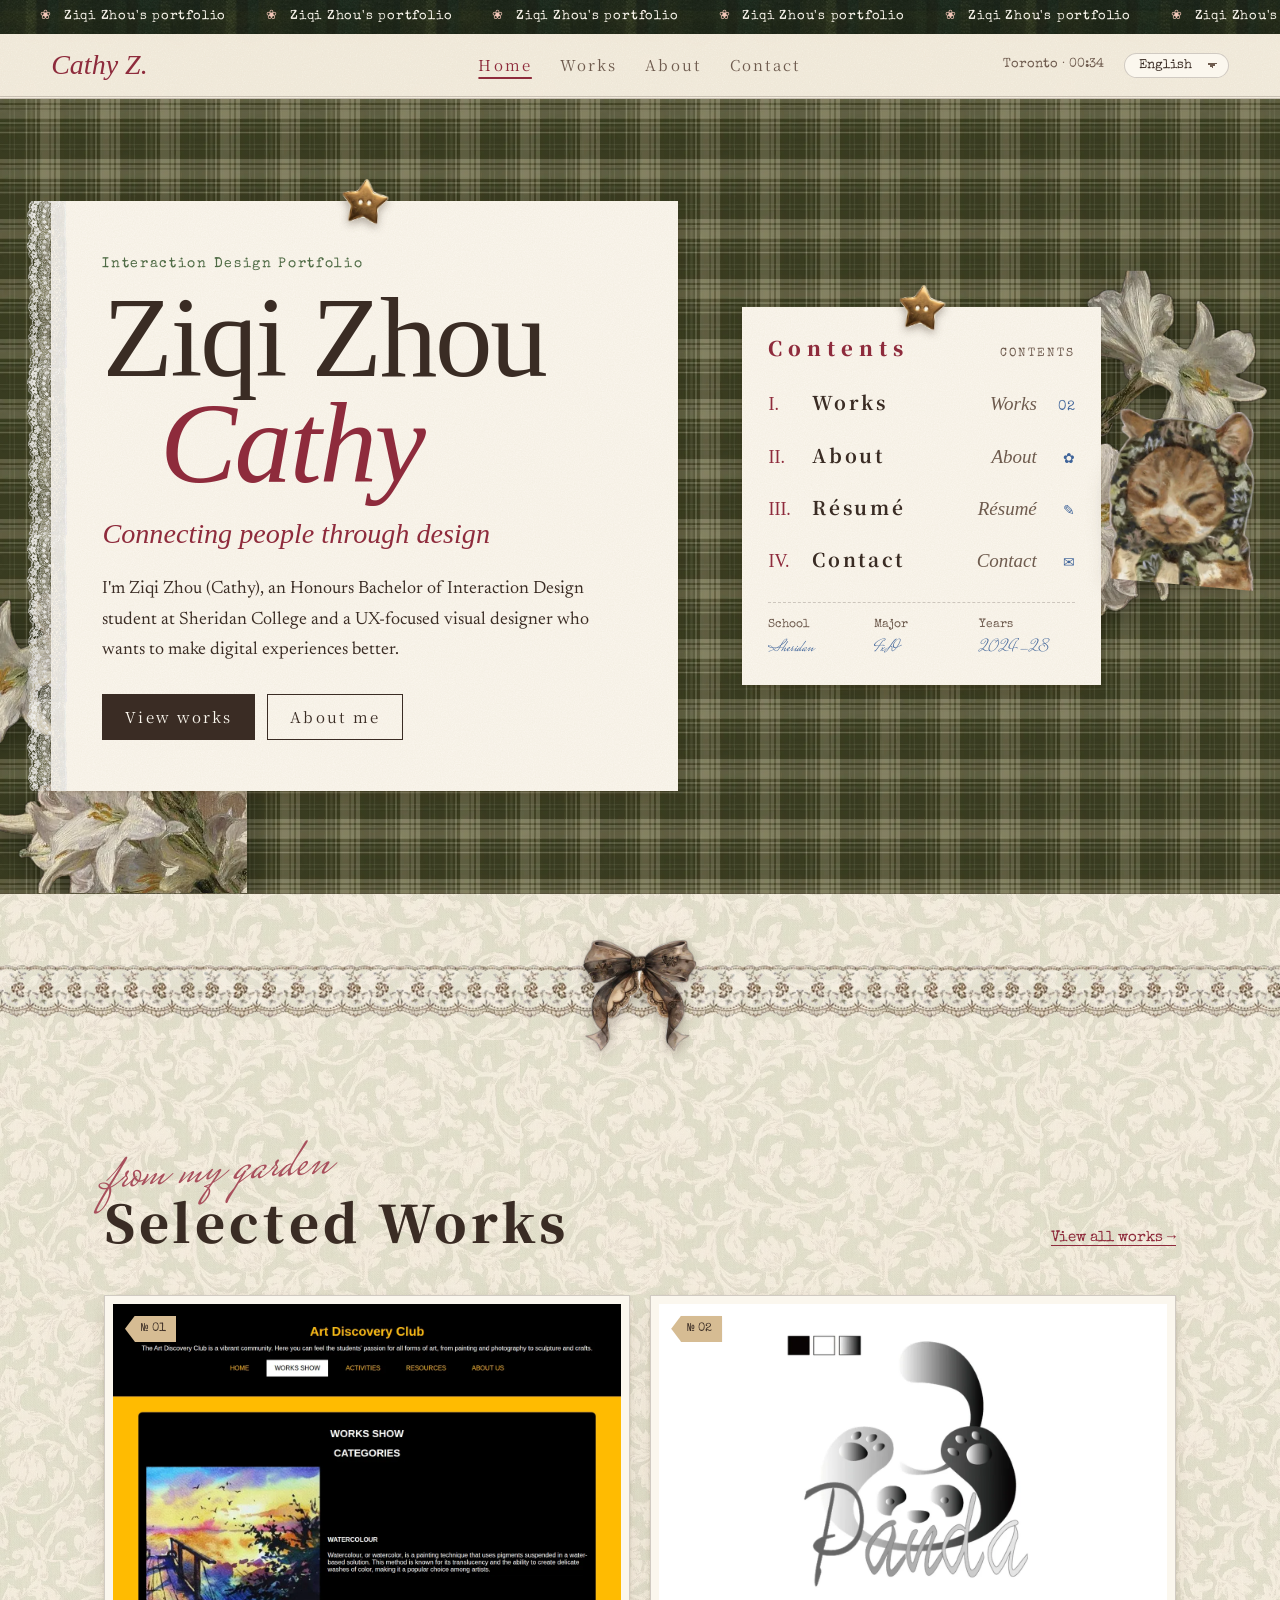
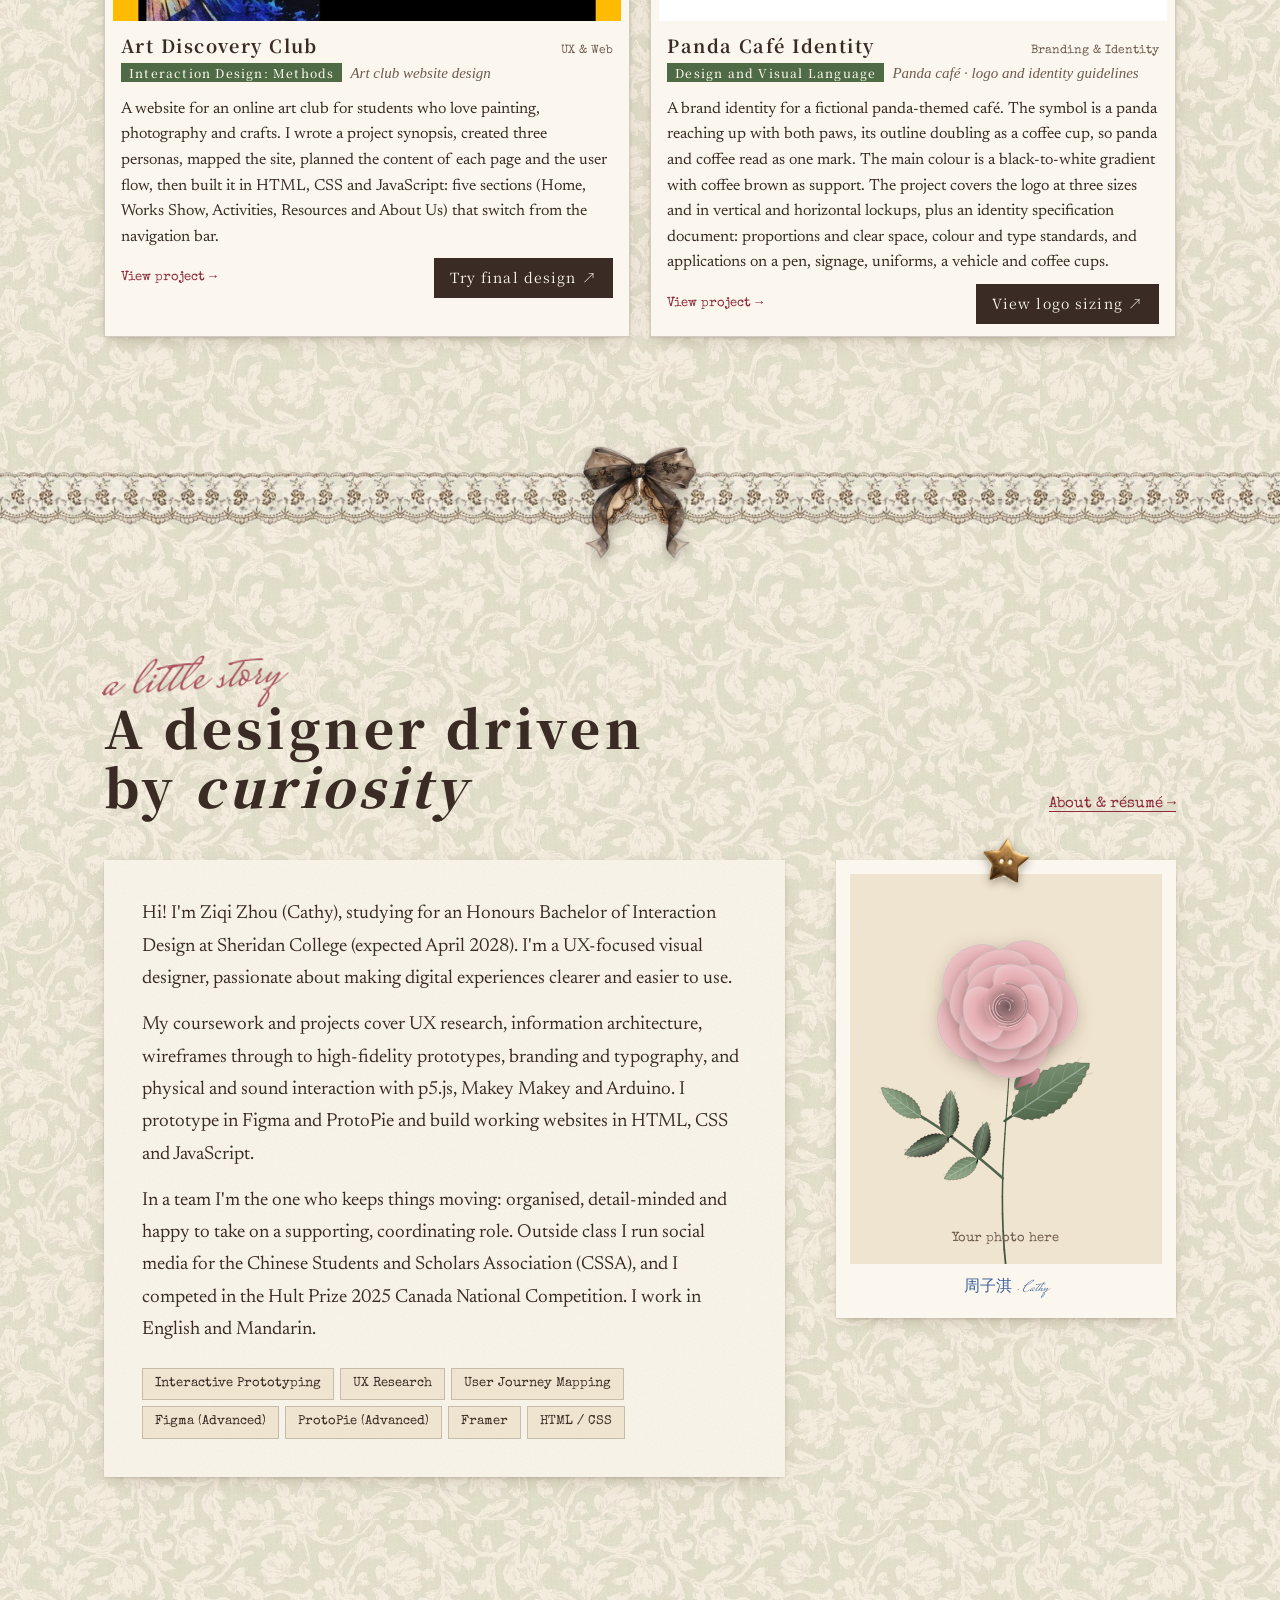
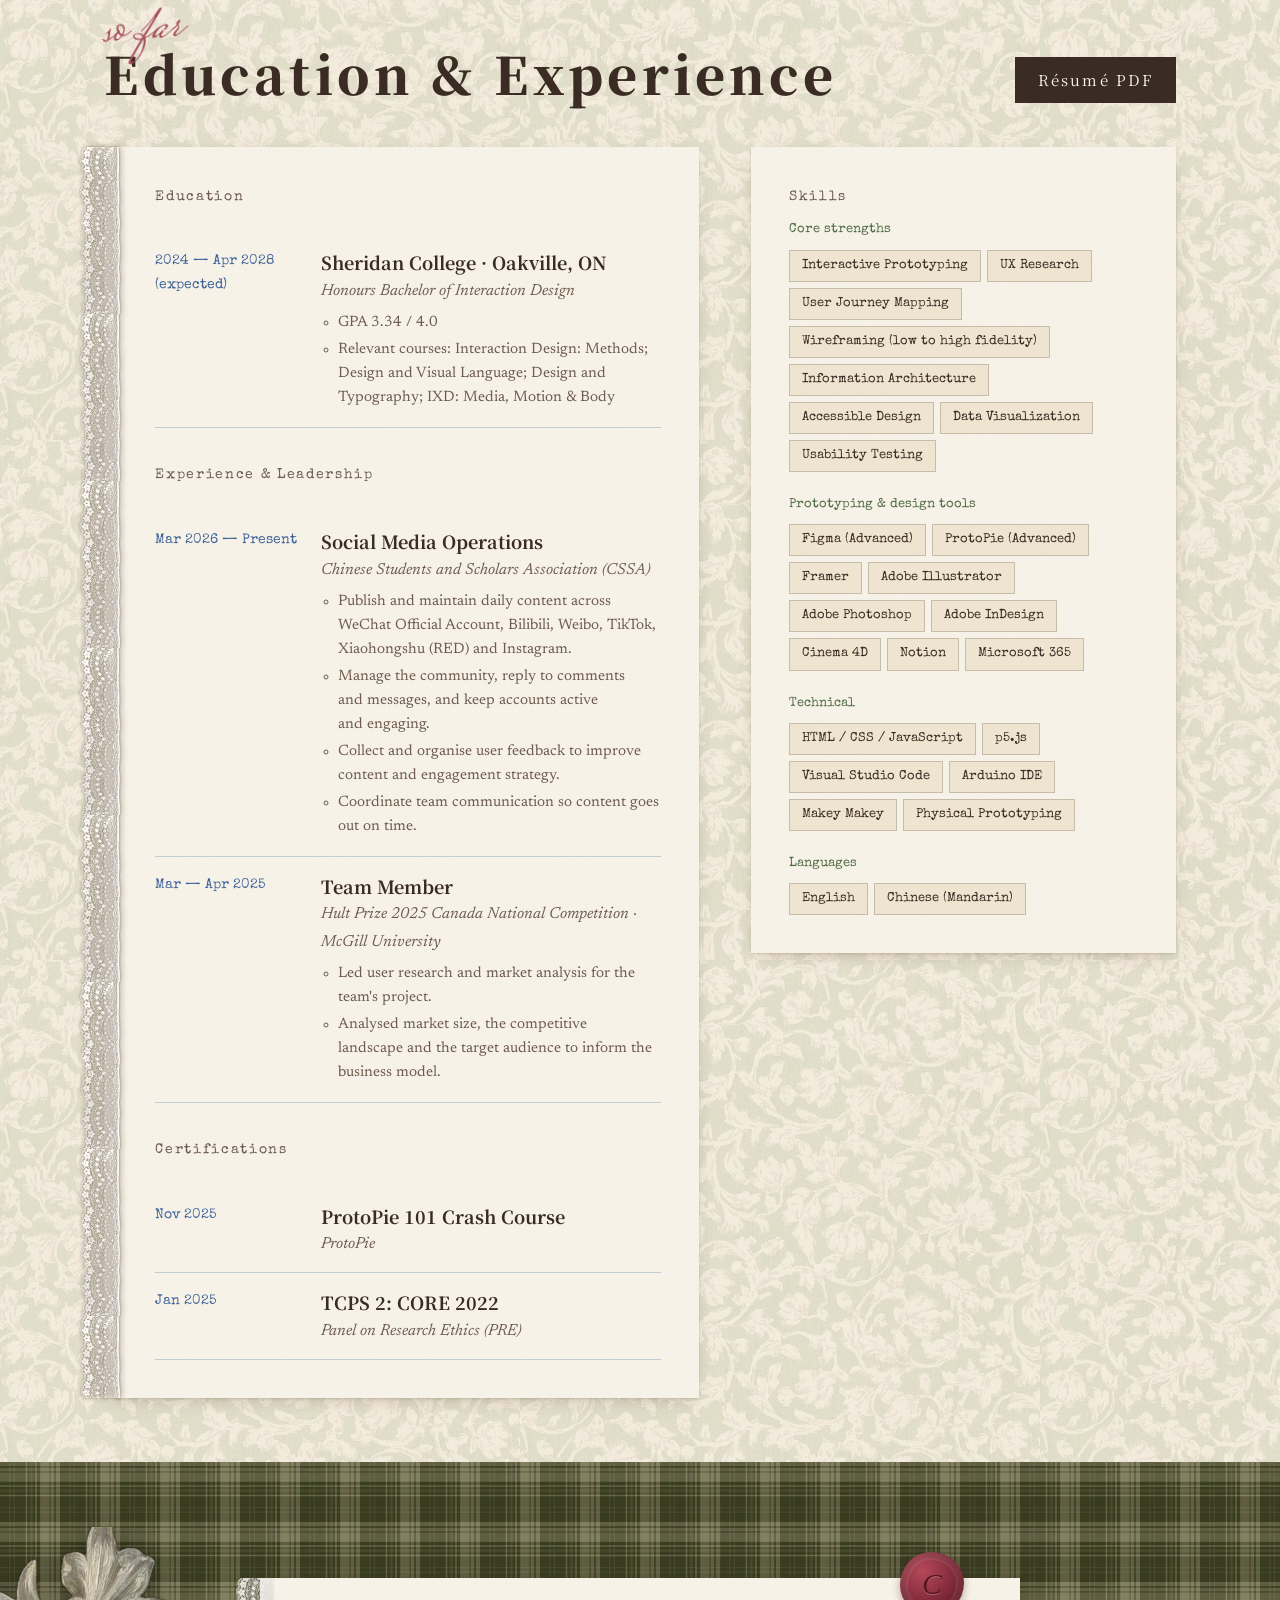
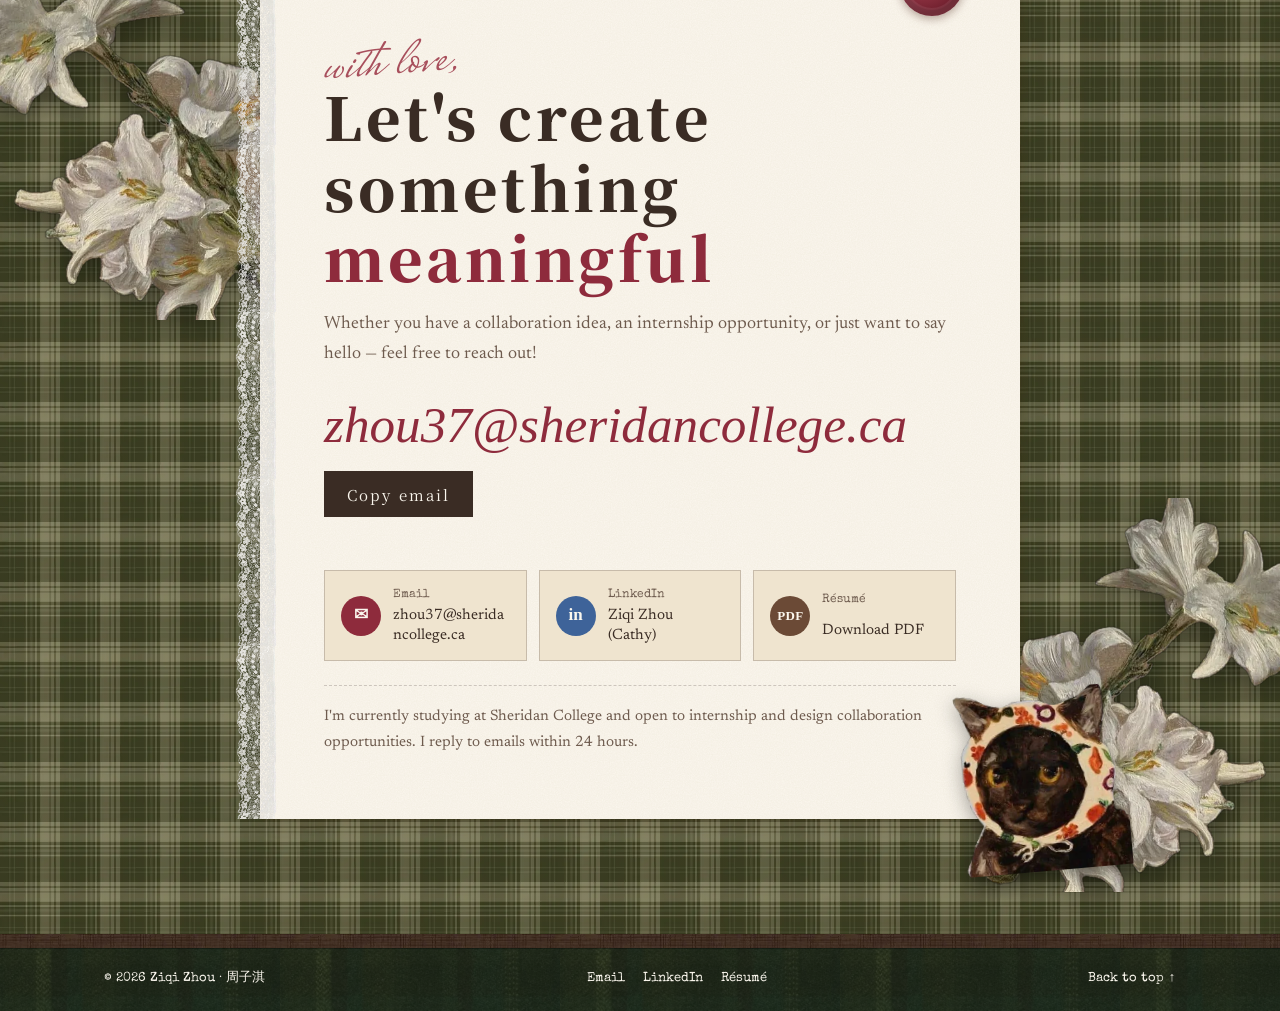
<file: index.html>
<!DOCTYPE html>
<html lang="zh-CN">
<head>
<meta charset="utf-8">
<meta name="viewport" content="width=device-width, initial-scale=1, viewport-fit=cover">
<title>Ziqi Zhou · Cathy · Portfolio</title>
<meta name="description" content="Ziqi Zhou (Cathy) · Interaction Design · Sheridan College">
<link rel="preconnect" href="https://fonts.googleapis.com">
<link rel="preconnect" href="https://fonts.gstatic.com" crossorigin>
<link rel="stylesheet" href="https://fonts.googleapis.com/css2?family=IM+Fell+English:ital@0;1&family=Newsreader:ital,opsz,wght@0,6..72,200..800;1,6..72,200..800&family=Special+Elite&family=Mrs+Saint+Delafield&family=Homemade+Apple&family=Noto+Serif+SC:wght@200..900&display=swap">
<link rel="stylesheet" href="css/style.css">
</head>
<body>

<a class="skip" href="#main" data-i18n="skip">跳到正文</a>

<!-- 顶部丝带 -->
<div class="ticker" aria-hidden="true"><div class="ticker__track" id="ticker"></div></div>

<!-- 导航：每一项都是独立页面 -->
<header class="nav">
  <div class="wrap nav__inner">
    <a class="nav__mark" href="#home" id="monogram">Cathy Z.</a>
    <nav class="nav__links" aria-label="Main">
      <a href="#home" data-page="home" data-i18n="navHome">首页</a>
      <a href="#works" data-page="works" data-i18n="navWorks">作品集</a>
      <a href="#about" data-page="about" data-i18n="navAbout">关于我</a>
      <a href="#contact" data-page="contact" data-i18n="navContact">联系</a>
    </nav>
    <div class="nav__right">
    <div class="nav__clock"><span id="clockCity">Toronto</span> · <span id="clock">--:--</span></div>
    <label class="lang">
      <span class="sr" data-i18n="language">语言</span>
      <select id="langSelect">
        <option value="zh">简体中文</option>
        <option value="zht">繁體中文</option>
        <option value="en">English</option>
        <option value="ja">日本語</option>
        <option value="fr">Français</option>
        <option value="ko">한국어</option>
      </select>
    </label>
    </div>
  </div>
</header>

<main id="main" tabindex="-1">

  <!-- ================= 首页：一页看完所有内容 ================= -->
  <div class="page" data-page="home">
    <section class="hero">
      <div class="hero__decor" aria-hidden="true">
        <img class="deco deco--lilies-l" src="images/bg/lilies-paint.webp" alt="" width="520" height="615">
        <img class="deco deco--lilies-r" src="images/bg/lilies-paint-flip.webp" alt="" width="520" height="615">
        <img class="deco deco--cat" src="images/bg/cat-flowers.webp" alt="" width="420" height="484">
      </div>
      <div class="wrap hero__grid">
        <div class="hero__card paper-card">
          <img class="pin pin--top" src="images/bg/button-star.webp" alt="" aria-hidden="true" width="140" height="135">
          <p class="eyebrow" id="heroTag"></p>
          <h1 class="hero__name" id="heroName"><span>Ziqi Zhou</span><span>Cathy</span></h1>
          <p class="hero__tagline" id="heroTagline"></p>
          <p class="hero__intro" id="heroBio"></p>
          <div class="hero__cta">
            <a class="btn btn--ink" href="#works" data-i18n="ctaWorks">查看作品集</a>
            <a class="btn btn--line" href="#about" data-i18n="ctaAbout">了解我</a>
          </div>
        </div>

        <!-- 目录卡（纯色） -->
        <nav class="index-card" aria-label="Contents">
          <img class="pin pin--top" src="images/bg/button-star.webp" alt="" aria-hidden="true" width="140" height="135">
          <div class="index-card__head">
            <span data-i18n="contents">目 录</span><span class="type">CONTENTS</span>
          </div>
          <ol class="index-card__list">
            <li><a href="#works"><b>I.</b><span data-i18n="navWorks">作品集</span><em>Works</em><i id="dirCount"></i></a></li>
            <li><a href="#about"><b>II.</b><span data-i18n="navAbout">关于我</span><em>About</em><i aria-hidden="true">✿</i></a></li>
            <li><a href="#resume"><b>III.</b><span data-i18n="navResume">简历</span><em>Résumé</em><i aria-hidden="true">✎</i></a></li>
            <li><a href="#contact"><b>IV.</b><span data-i18n="navContact">联系</span><em>Contact</em><i aria-hidden="true">✉</i></a></li>
          </ol>
          <dl class="index-card__facts" id="facts"></dl>
        </nav>
      </div>
    </section>
    <div class="lace-divider" aria-hidden="true"><img src="images/bg/bow.webp" alt="" width="280" height="274"></div>

    <!-- 精选作品 -->
    <section class="section" aria-labelledby="homeWorksTitle">
      <div class="wrap">
        <div class="section__head">
          <div>
            <p class="section__script" aria-hidden="true">from my garden</p>
            <h2 class="section__title" id="homeWorksTitle" data-i18n="worksTitle">精选作品</h2>
          </div>
          <a class="more-link" href="#works" data-i18n="viewAll">查看全部作品 →</a>
        </div>
        <div class="works" id="homeGrid"></div>
      </div>
    </section>
    <div class="lace-divider" aria-hidden="true"><img src="images/bg/bow.webp" alt="" width="280" height="274"></div>

    <!-- 关于我 -->
    <section class="section" aria-labelledby="homeAboutTitle">
      <div class="wrap">
        <div class="section__head">
          <div>
            <p class="section__script" aria-hidden="true">a little story</p>
            <h2 class="section__title js-about-heading" id="homeAboutTitle"></h2>
          </div>
          <a class="more-link" href="#about" data-i18n="aboutMore">关于我 & 简历 →</a>
        </div>
        <div class="about">
          <div class="paper-box about__text">
            <div class="js-about-paras"></div>
            <ul class="chips js-about-chips"></ul>
          </div>
          <figure class="photo-frame">
            <img class="pin pin--top" src="images/bg/button-star.webp" alt="" aria-hidden="true" width="140" height="135">
            <div class="photo-frame__img js-photo"></div>
            <figcaption class="js-photo-cap">周子淇 · Cathy</figcaption>
          </figure>
        </div>
      </div>
    </section>

    <!-- 简历 -->
    <section class="section" aria-labelledby="homeResumeTitle">
      <div class="wrap">
        <div class="section__head">
          <div>
            <p class="section__script" aria-hidden="true">so far</p>
            <h2 class="section__title" id="homeResumeTitle" data-i18n="resumeTitle">教育与经历</h2>
          </div>
          <a class="btn btn--ink resume-link" href="#" target="_blank" rel="noopener" data-i18n="resumeDownload">下载简历</a>
        </div>
        <div class="resume">
          <div class="ledger">
            <h3 class="subhead" data-i18n="education">教育背景</h3>
            <ol class="timeline js-edu"></ol>
            <h3 class="subhead subhead--gap" data-i18n="experience">实习 / 项目经历</h3>
            <ol class="timeline js-exp"></ol>
            <h3 class="subhead subhead--gap" data-i18n="certifications">证书与认证</h3>
            <ol class="timeline js-certs"></ol>
          </div>
          <div class="paper-box skills">
            <h3 class="subhead" data-i18n="skills">专业技能</h3>
            <div class="js-skills"></div>
          </div>
        </div>
      </div>
    </section>

    <!-- 联系 -->
    <section class="contact">
      <img class="contact__lilies contact__lilies--l" src="images/bg/lilies-paint.webp" alt="" aria-hidden="true" width="520" height="615">
      <img class="contact__lilies contact__lilies--r" src="images/bg/lilies-paint-flip.webp" alt="" aria-hidden="true" width="520" height="615">
      <img class="contact__cat" src="images/bg/cat-black.webp" alt="" aria-hidden="true" width="300" height="328">
      <div class="wrap">
        <div class="letter">
          <span class="seal js-seal" aria-hidden="true">C</span>
          <p class="section__script" aria-hidden="true">with love,</p>
          <h2 class="letter__title js-contact-heading"></h2>
          <p class="letter__sub js-contact-sub"></p>
          <div class="letter__row">
            <span class="letter__email js-email"></span>
            <button class="btn btn--ink js-copy" type="button" data-i18n="copy">复制邮箱</button>
          </div>
          <p class="toast js-toast" role="status" aria-live="polite"></p>
          <ul class="contact-cards js-contact-cards"></ul>
          <p class="letter__note js-contact-note"></p>
        </div>
      </div>
    </section>
  </div>

  <!-- ================= 作品集 ================= -->
  <div class="page" data-page="works" hidden>
    <header class="page-head">
      <img class="page-head__cat" src="images/bg/cat-flowers.webp" alt="" aria-hidden="true" width="420" height="484">
      <img class="page-head__lilies" src="images/bg/lilies-paint-flip.webp" alt="" aria-hidden="true" width="520" height="615">
      <div class="wrap"><div class="page-head__card"><img class="pin pin--tl" src="images/bg/button-star.webp" alt="" aria-hidden="true" width="140" height="135">
        <p class="section__script" aria-hidden="true">from my garden</p>
        <h1 class="section__title" data-i18n="worksTitle" tabindex="-1">精选作品</h1>
        <p class="page-head__lead" data-i18n="worksLead"></p>
      </div></div>
    </header>
    <section class="section section--tight" aria-label="Works">
      <div class="wrap">
        <div class="filters" id="filters" role="tablist"></div>
        <div class="works" id="worksGrid"></div>
      </div>
    </section>
  </div>

  <!-- ================= 关于我（含设计理念和简历） ================= -->
  <div class="page" data-page="about" hidden>
    <header class="page-head">
      <img class="page-head__ivy" src="images/bg/ivy-flip.webp" alt="" aria-hidden="true" width="420" height="649">
      <div class="wrap"><div class="page-head__card"><img class="pin pin--tl" src="images/bg/button-star.webp" alt="" aria-hidden="true" width="140" height="135">
        <p class="section__script" aria-hidden="true">a little story</p>
        <h1 class="section__title js-about-heading" tabindex="-1"></h1>
        <nav class="page-head__jump" aria-label="On this page">
          <a href="#resume" data-i18n="resumeTitle">教育与经历</a>
        </nav>
      </div></div>
    </header>
    <section class="section section--tight">
      <div class="wrap">
        <div class="about">
          <div class="paper-box about__text">
            <div class="js-about-paras"></div>
            <ul class="chips js-about-chips"></ul>
          </div>
          <figure class="photo-frame">
            <img class="pin pin--top" src="images/bg/button-star.webp" alt="" aria-hidden="true" width="140" height="135">
            <div class="photo-frame__img js-photo"></div>
            <figcaption class="js-photo-cap">周子淇 · Cathy</figcaption>
          </figure>
        </div>
        <h2 class="sub-title" data-i18n="directions">我的方向</h2>
        <ul class="services" id="directionsList"></ul>
      </div>
    </section>
    <div class="ivy-divider" aria-hidden="true"><img src="images/bg/ivy-h.webp" alt="" width="649" height="420"></div>

    <section class="section" id="resume" aria-labelledby="aboutResumeTitle">
      <div class="wrap">
        <div class="section__head">
          <div>
            <p class="section__script" aria-hidden="true">so far</p>
            <h2 class="section__title" id="aboutResumeTitle" data-i18n="resumeTitle">教育与经历</h2>
          </div>
          <a class="btn btn--ink resume-link" href="#" target="_blank" rel="noopener" data-i18n="resumeDownload">下载简历</a>
        </div>
        <div class="resume">
          <div class="ledger">
            <h3 class="subhead" data-i18n="education">教育背景</h3>
            <ol class="timeline js-edu"></ol>
            <h3 class="subhead subhead--gap" data-i18n="experience">实习 / 项目经历</h3>
            <ol class="timeline js-exp"></ol>
            <h3 class="subhead subhead--gap" data-i18n="certifications">证书与认证</h3>
            <ol class="timeline js-certs"></ol>
          </div>
          <div class="paper-box skills">
            <h3 class="subhead" data-i18n="skills">专业技能</h3>
            <div class="js-skills"></div>
          </div>
        </div>
      </div>
    </section>
  </div>

  <!-- ================= 联系 ================= -->
  <div class="page" data-page="contact" hidden>
    <section class="contact">
      <img class="contact__lilies contact__lilies--l" src="images/bg/lilies-paint.webp" alt="" aria-hidden="true" width="520" height="615">
      <img class="contact__lilies contact__lilies--r" src="images/bg/lilies-paint-flip.webp" alt="" aria-hidden="true" width="520" height="615">
      <img class="contact__cat" src="images/bg/cat-black.webp" alt="" aria-hidden="true" width="300" height="328">
      <div class="wrap">
        <div class="letter">
          <span class="seal js-seal" aria-hidden="true">C</span>
          <p class="section__script" aria-hidden="true">with love,</p>
          <h1 class="letter__title js-contact-heading" tabindex="-1"></h1>
          <p class="letter__sub js-contact-sub"></p>
          <div class="letter__row">
            <span class="letter__email js-email"></span>
            <button class="btn btn--ink js-copy" type="button" data-i18n="copy">复制邮箱</button>
          </div>
          <p class="toast js-toast" role="status" aria-live="polite"></p>
          <ul class="contact-cards js-contact-cards"></ul>
          <p class="letter__note js-contact-note"></p>
        </div>
      </div>
    </section>
  </div>

  <!-- ================= 作品详情（#case-作品id） ================= -->
  <article class="page case" data-page="case" id="case" hidden>
    <div class="wrap">
      <a class="case__back" href="#works" data-i18n="allWorks">← 全部作品</a>

      <header class="case__head">
        <p class="type case__eyebrow" id="caseEyebrow"></p>
        <h1 class="case__title" id="caseTitle" tabindex="-1"></h1>
        <p class="case__en" id="caseSub"></p>
        <p class="case__summary" id="caseSummary"></p>
        <ul class="case__tags" id="caseTags"></ul>
        <div class="case__actions" id="caseActions"></div>
      </header>

      <figure class="case__hero" id="caseHero"></figure>

      <dl class="glance" id="caseGlance"></dl>

      <div class="case__body">
        <nav class="case__toc" aria-label="On this page">
          <p class="type" data-i18n="onThisPage">本页目录</p>
          <ol id="caseToc"></ol>
        </nav>
        <div class="case__content" id="caseContent"></div>
      </div>

      <nav class="case__pager" id="casePager" aria-label="More work"></nav>
    </div>
  </article>
</main>

<footer class="footer">
  <div class="wrap footer__inner">
    <span id="footName">© Ziqi Zhou · 周子淇</span>
    <span id="footLinks" class="footer__links"></span>
    <button type="button" class="footer__top" id="toTop" data-i18n="backTop">回到顶部 ↑</button>
  </div>
</footer>

<!-- 图片放大 -->
<div class="lightbox" id="lightbox" hidden>
  <button class="lightbox__btn lightbox__close" type="button" id="lbClose" aria-label="Close">×</button>
  <button class="lightbox__btn lightbox__prev" type="button" id="lbPrev" aria-label="Previous">‹</button>
  <img id="lbImg" alt="">
  <button class="lightbox__btn lightbox__next" type="button" id="lbNext" aria-label="Next">›</button>
  <p class="lightbox__count type" id="lbCount"></p>
</div>

<!-- PDF 全屏 -->
<div class="pdf-full" id="pdfFull" hidden>
  <div class="pdf-full__bar">
    <span class="type" id="pdfFullLabel"></span>
    <button class="lightbox__btn" type="button" id="pdfFullClose" aria-label="Close">×</button>
  </div>
  <iframe id="pdfFullFrame" title="PDF"></iframe>
</div>

<script src="js/data.js"></script>
<script src="js/flora.js"></script>
<script src="js/diagrams.js"></script>
<script src="js/main.js"></script>
</body>
</html>
</file>
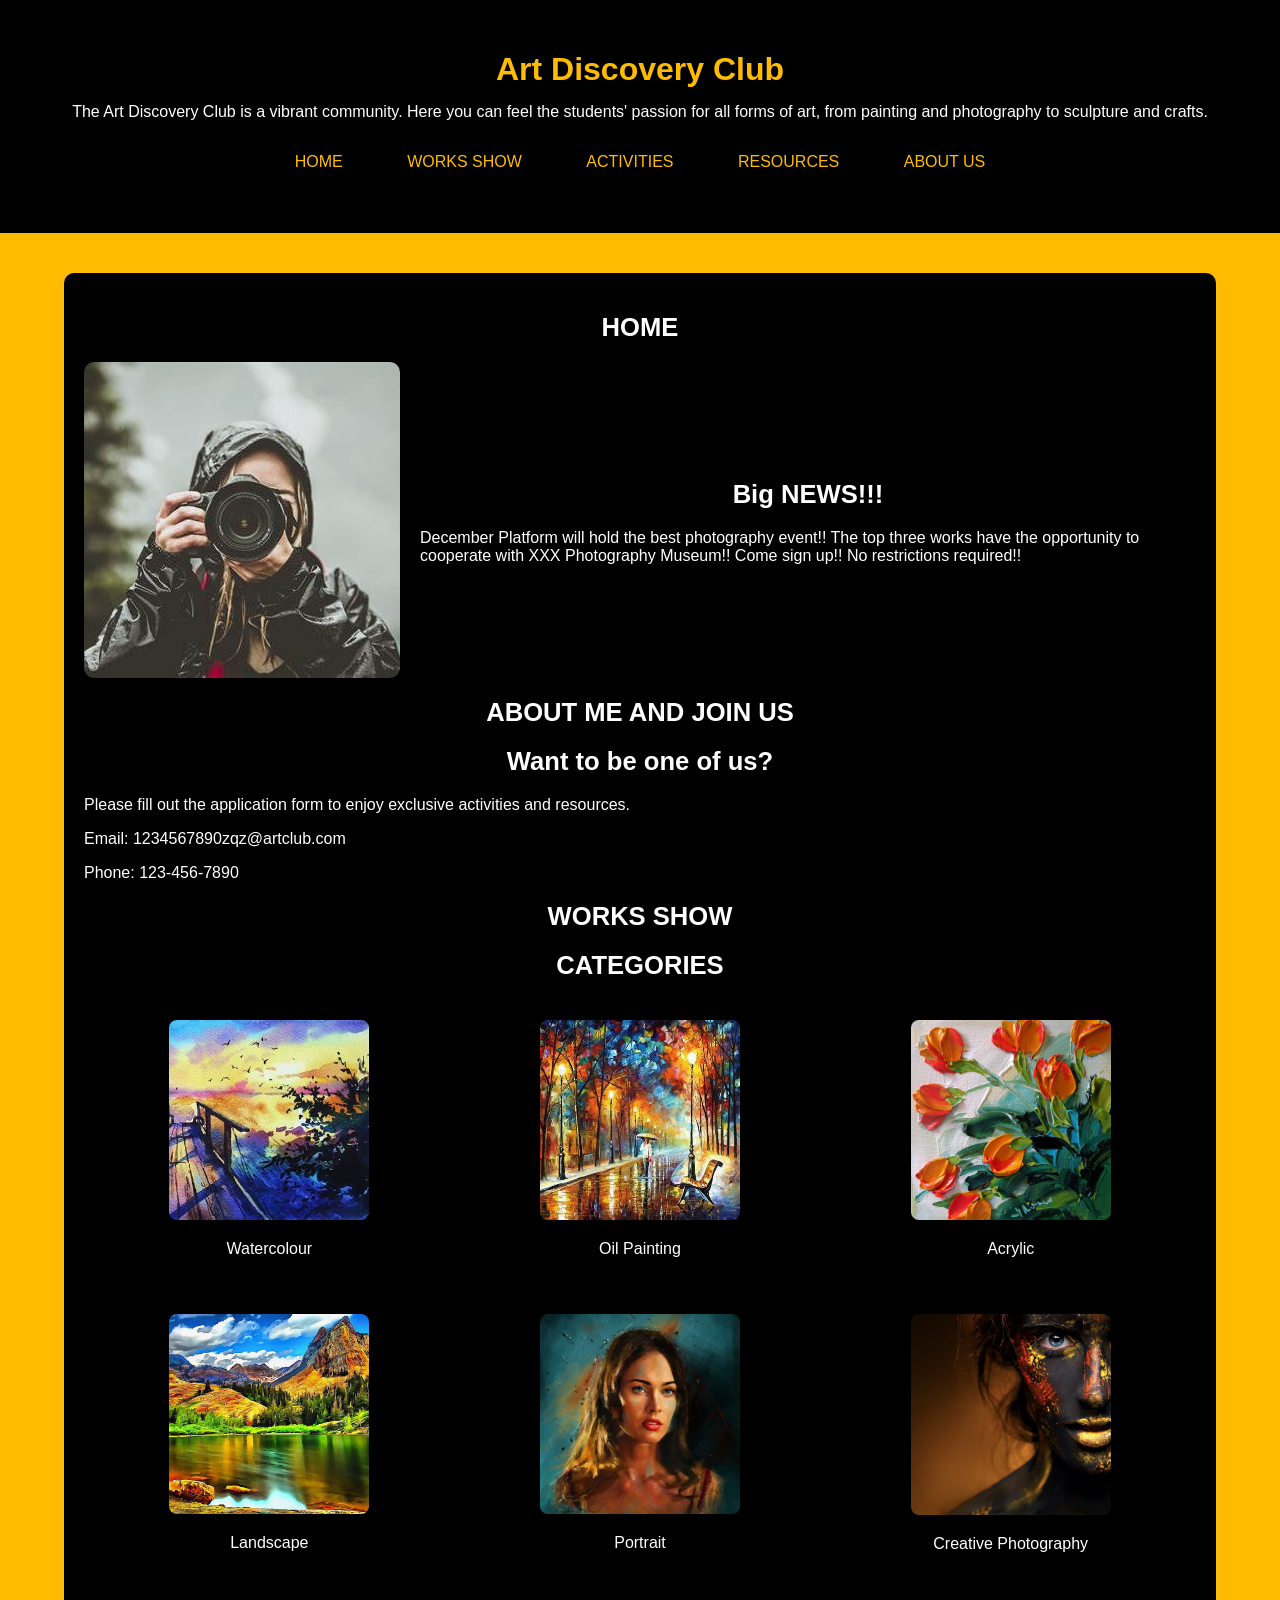
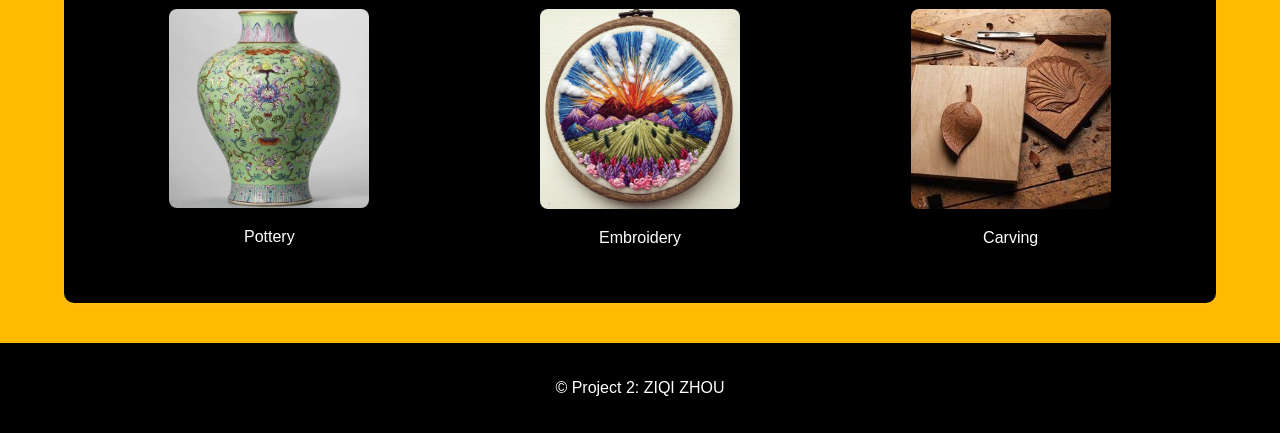
<file: projects/Art-Discovery-Club/index.html>
<!DOCTYPE html>
<html lang="en">

<head>
    <meta charset="UTF-8">
    <meta name="viewport" content="width=device-width, initial-scale=1.0">
    <title>Art Discovery Club</title>
    <link rel="stylesheet" href="styles.css">
</head>

<body>

<header>
    <h1>Art Discovery Club</h1>
    <p>The Art Discovery Club is a vibrant community. Here you can feel the students' passion for all forms of art,
        from painting and photography to sculpture and crafts.</p>
    <nav>
        <button onclick="showSection('home')">HOME</button>
        <button onclick="showSection('works')">WORKS SHOW</button>
    <button onclick="showSection('activities')">ACTIVITIES</button>
        <button onclick="showSection('resources')">RESOURCES</button>
        <button onclick="showSection('aboutus')">ABOUT US</button>
    </nav>
</header>

<div class="container">
    
    <section id="home" class="category">
        <h2>HOME</h2>
        <div class="content-section">
            <img src="images/PH.jpg" alt="PHOTO" class="home-img">
            <div class="home-text">
                <h3>Big NEWS!!!</h3>
                <p>December Platform will hold the best photography event!! The top three works have the opportunity to
                    cooperate with XXX Photography Museum!! Come sign up!! No restrictions required!!</p>
            </div>
        </div>

        <h2>ABOUT ME AND JOIN US</h2>
        <h3>Want to be one of us?</h3>
        <p>Please fill out the application form to enjoy exclusive activities and resources.</p>
        <p>Email: 1234567890zqz@artclub.com</p>
        <p>Phone: 123-456-7890</p>

        <h2>WORKS SHOW</h2>
        <h3>CATEGORIES</h3>
        <div class="grid">
            <div class="grid-item"><img src="images/WA.jpg" alt="Watercolour"><p>Watercolour</p></div>
            <div class="grid-item"><img src="images/O.jpg" alt="Oil Painting"><p>Oil Painting</p></div>
            <div class="grid-item"><img src="images/A.jpg" alt="Acrylic"><p>Acrylic</p></div>
            <div class="grid-item"><img src="images/L.jpg" alt="Landscape"><p>Landscape</p></div>
            <div class="grid-item"><img src="images/POR.jpg" alt="Portrait"><p>Portrait</p></div>
            <div class="grid-item"><img src="images/CR.jpg" alt="Creative Photography"><p>Creative Photography</p></div>
            <div class="grid-item"><img src="images/PO.jpg" alt="Pottery"><p>Pottery</p></div>
            <div class="grid-item"><img src="images/EM.jpg" alt="Embroidery"><p>Embroidery</p></div>
            <div class="grid-item"><img src="images/CA.jpg" alt="Carving"><p>Carving</p></div>
        </div>
    </section>

    <section id="works" class="category">
        <h2>WORKS SHOW</h2>
        <h3>CATEGORIES</h3>
        <div class="content-section">
            <img src="images/WA.jpg" alt="WATERCOLOUR">
               <div class="content-text">
                   <h4>WATERCOLOUR</h4>
                   <p>Watercolour, or watercolor, is a painting technique that uses pigments suspended in a water-based solution. This method is known for its translucency and the ability to create delicate washes of color, making it a popular choice among artists.</p>
            </div>
        </div>

        <div class="content-section">
            <img src="images/L.jpg" alt="LANDSCAPE">
             <div class="content-text">
                 <h4>LANDSCAPE</h4>
                 <p>Landscape refers to the visible features of an area of land, including its physical elements such as hills, rivers, trees, and buildings, as well as how these elements interact with one another. It encompasses both natural and human-made environments.</p>
            </div>
        </div>

        <div class="content-section">
            <img src="images/PO.jpg" alt="POTTERY">
             <div class="content-text">
                 <h4>POTTERY</h4>
                 <p>Pottery refers to the art and craft of creating objects from clay and other ceramic materials, which are then shaped and fired in a kiln. This ancient practice has been a fundamental part of human culture for thousands of years, resulting in both functional and decorative items.</p>
            </div>
        </div>

        <div class="content-section">
            <img src="images/O.jpg" alt="OIL PAINTING">
             <div class="content-text">
                 <h4>OIL PAINTING</h4>
                 <p>Oil painting is a technique that involves using pigments suspended in oil, typically linseed oil, to create artwork. This method is known for its rich colors, versatility, and ability to produce a wide range of textures and effects.</p>
            </div>
        </div>

        <div class="content-section">
            <img src="images/POR.jpg" alt="PORTRAIT">
            <div class="content-text">
                <h4>PORTRAIT</h4>
                <p>A portrait is a representation of a person, typically focusing on the face and upper body. It aims to capture the likeness, personality, and mood of the subject, often conveying deeper insights about their character or identity.</p>
            </div>
        </div>

        <div class="content-section">
            <img src="images/EM.jpg" alt="EMBROIDERY">
            <div class="content-text">
                <h4>EMBROIDERY</h4>
                <p>Embroidery is the art of decorating fabric or other materials using a needle and thread (or yarn). This technique enhances the aesthetic appeal of textiles and can be used to create intricate designs, patterns, and images.</p>
            </div>
        </div>

        <div class="content-section">
            <img src="images/A.jpg" alt="ACRYLIC">
           <div class="content-text">
               <h4>ACRYLIC</h4>
               <p>Acrylic refers to a type of paint made from pigment suspended in an acrylic polymer emulsion. It is a versatile medium used by artists for a variety of applications, known for its fast-drying properties and vibrant colors.</p>
            </div>
        </div>

        <div class="content-section">
            <img src="images/CR.jpg" alt="CREATIVE PHOTOGRAPHY">
             <div class="content-text">
                 <h4>CREATIVE PHOTOGRAPHY</h4>
                 <p>Creative photography is an artistic approach to capturing images that emphasizes imagination, expression, and innovation. It goes beyond traditional photography techniques to explore unique concepts, styles, and perspectives.</p>
            </div>
        </div>

        <div class="content-section">
            <img src="images/CA.jpg" alt="CARVING">
            <div class="content-text">
                <h4>CARVING</h4>
                <p>Carving is the art of shaping or cutting materials such as wood, stone, or bone to create three-dimensional forms or intricate designs. This ancient technique has been used for thousands of years in various cultures for both functional and decorative purposes.</p>
            </div>
        </div>
    </section>
    
    <section id="activities" class="category">
        <h2>ACTIVITY CALENDAR</h2> 
        <p>Check out our events calendar for monthly art events and workshops.</p>
        <img src="images/CALE.jpg" alt="Calendar" class="activity-img">
        <h3>Event Details</h3>
        
        <h4>Event: Beginner Painting basic lecture</h4>
         <p>Date: December 10th<br>
            Time: 2 p.m. to 4 p.m<br>
            Location: (Invitation link will be sent to your email before the event starts)<br>
            Description: Will explain the painting basics suitable for all beginners...</p>
        
        <h4>Event: Digital Art Workshop(Getting Started with Procreate)</h4>
         <p>Date: December 15th<br>
            Time: 10 a.m. to 12 p.m.<br>
            Location: (Invitation link will be sent to your email before the event starts)<br>
            Description: This workshop is designed for beginners looking to explore digital art! We’ll cover the basics of Procreate, an easy-to-use app that’s great for creating art on tablets.</p>
        
        <h4>Event: Creative Photography(Finding Beauty in Everyday Scenes)</h4>
         <p>Date: December 20th<br>
            Time: 3 p.m. to 5 p.m<br>
            Location: (Invitation link will be sent to your email before the event starts)<br>
            Description: Join us for a session that will teach you how to see the world through a photographer’s eye! In this workshop, you’ll learn tips and tricks for capturing beautiful photographs of ordinary objects and scenes. Suitable for all skill levels, from beginners to advanced photographers.</p>
      </section>

    <section id="resources" class="category">
        <h2>RESOURCES</h2>
        <h3>ART CREATION RELATED LINKS</h3>
        <p>Tutorials, Software downloads, and Tools. Click on the content you want to learn...</p>
        <p>Zero fundamental perspective</p>
        <a href="https://www.bilibili.com/cheese/play/ep36166?spm_id_from=333.999.0.0" target="_blank">Click to go to related webpage</a>
        <p>Mapping the intelligence of artistic work</p>
        <a href="https://searchlibrary.sheridancollege.ca/discovery/fulldisplay..." target="_blank">Click to go to related webpage</a>
        
        
        <h3>ARTICLES AND BLOGS</h3>
        <p>West, Anne author.;  Weslien, Katarina, "Mapping the intelligence of artistic work : an explorative guide to making, thinking and writing;  Second Edition. 2012: </p>
        <a href="https://searchlibrary.sheridancollege.ca/discovery/fulldisplay?docid=alma991000230009707321&context=L&vid=01OCLS_SHER:SHER&lang=en&search_scope=MyInst_and_CI&adaptor=Local%20Search%20Engine&tab=Everything&query=any,contains,Artistic%20creation%20skill&offset=0" target="_blank">Click to go to related webpage</a>
        <p>Peter Gray, "The ultimate drawing workbook: Barrington Barber: skills, projects, ideas", 2020: </p>
        <a href="https://searchlibrary.sheridancollege.ca/discovery/fulldisplay?docid=alma991004769011507306&context=L&vid=01OCLS_SHER:SHER&lang=en&search_scope=MyInst_and_CI&adaptor=Local%20Search%20Engine&tab=Everything&query=any,contains,Drawing%20skill&offset=0" target="_blank">Click to go to related webpage</a>
        <p>Lee, Jeannie, "Drawing: Learn to Draw Step by Step.", 2020: </p>
        <a href="https://searchlibrary.sheridancollege.ca/discovery/fulldisplay?docid=alma991004445395807306&context=L&vid=01OCLS_SHER:SHER&lang=en&search_scope=MyInst_and_CI&adaptor=Local%20Search%20Engine&tab=Everything&query=any,contains,Drawing%20skill&offset=0" target="_blank">Click to go to related webpage</a>
    </section>
</div>
    
    
    <section id="aboutus" class="category">
        <h2>ABOUT US</h2>
        <h3> Club Introduction</h3>
        <p>The Art Discovery Club is a vibrant community. Here you can feel the students' passion for all forms of art from painting and photography to sculpture and crafts. We provide a platform for creative expression in workshops, exhibitions and collaborative discussions, providing the most friendly arts environment for all arts children. </p>
    <h3>MY ACTIVITY</h3>
        <p>Update your personal information to ensure you receive timely notifications from the Club.</p>
    <h3>AGAIN!!! ABOUT ME AND JOIN US</h3>
        <h4>Want to be one of us?</h4>
        <p>Please fill out the application form to enjoy exclusive activities and resources.</p>
        <p>Email: 1234567890zqz@artclub.com</p>
        <p>Phone: 123-456-7890</p>
    </section>
    
<footer>
    <p>&copy; Project 2: ZIQI ZHOU</p>
</footer>

<script src="script.js"></script>

</body>
</html>
</file>
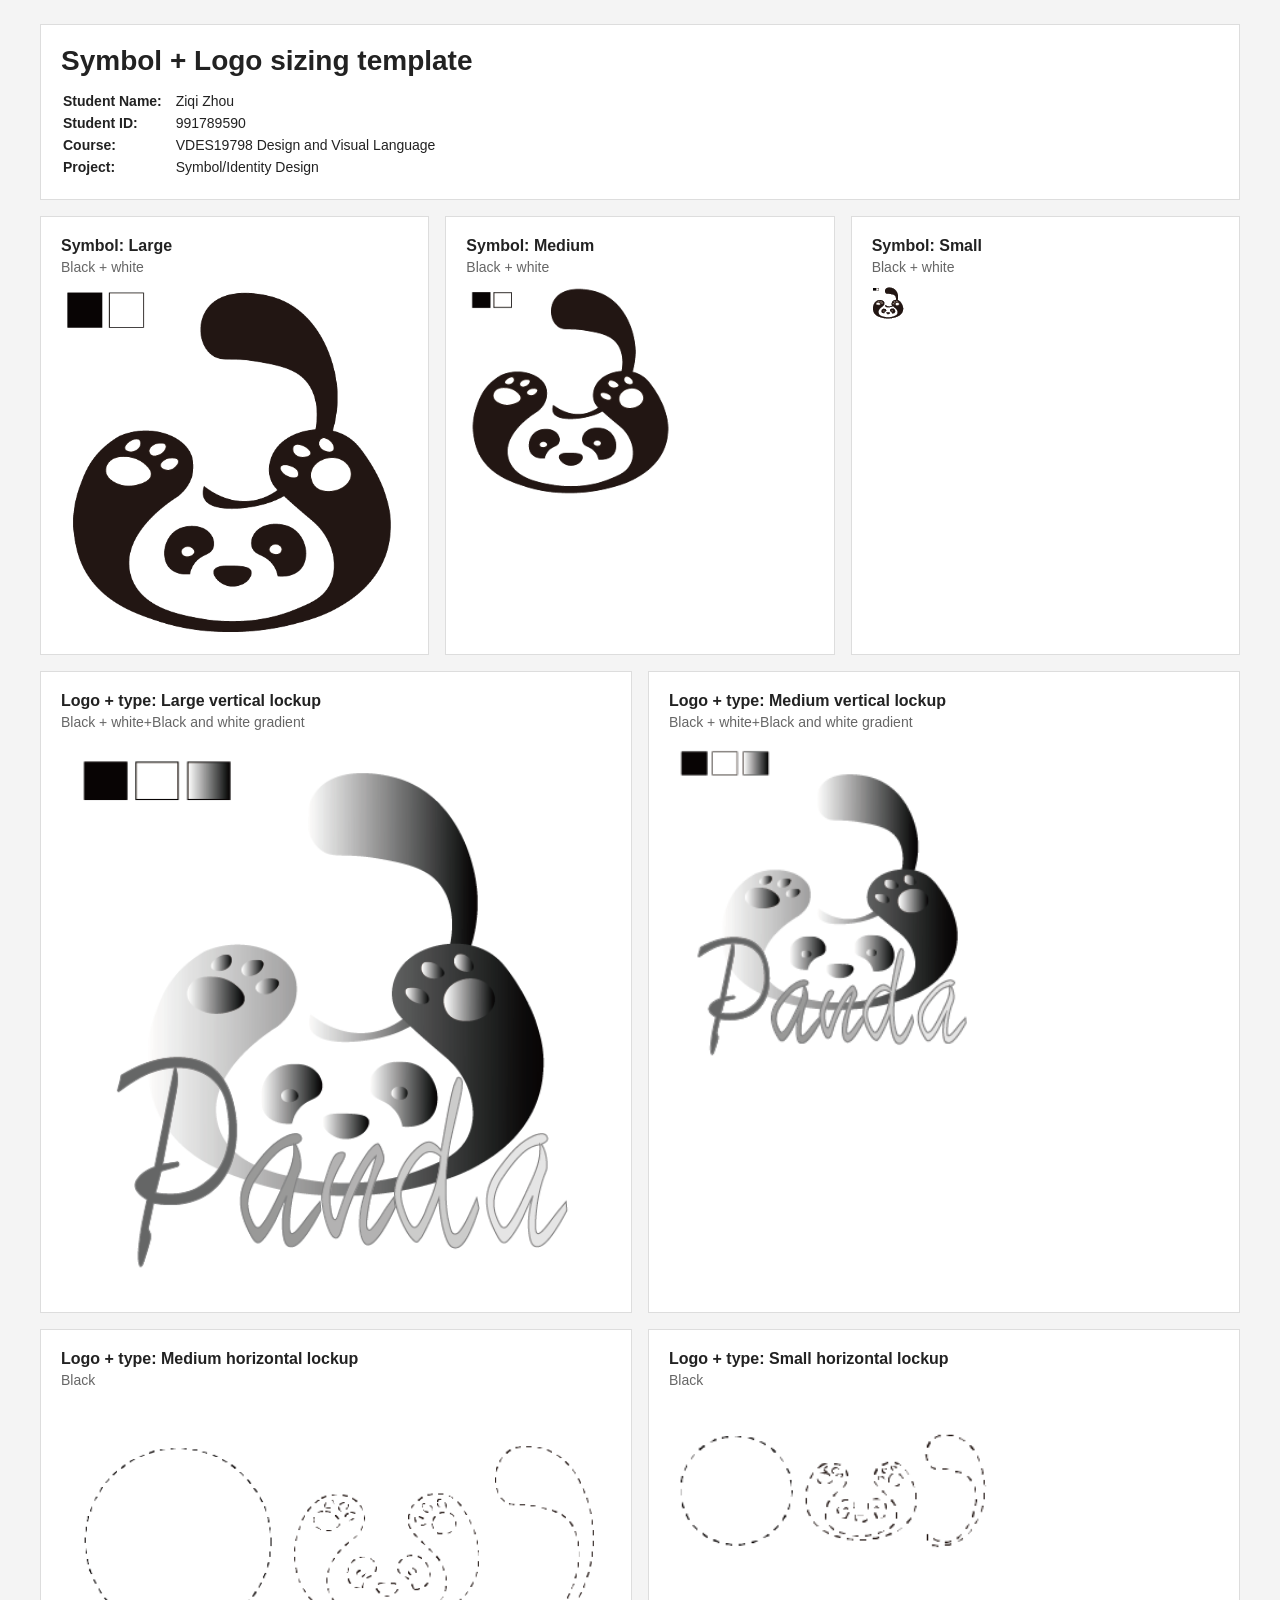
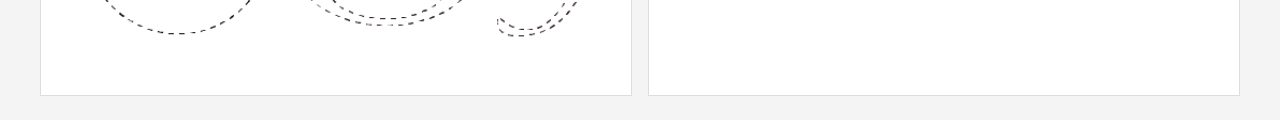
<file: projects/Panda-Logo-Sizing/index.html>
<!DOCTYPE html>
<html lang="en">

<head>
    <meta charset="utf-8">
    <meta name="viewport" content="width=device-width">
    <title>Symbol + Logo sizing template</title>
    <!--   These CSS files are linked to a parent version of the template that will always load the most current version of the template appearance. You do not have edit access to these files: -->
    <link href="http://darrenwilson.phoenix.sheridanc.on.ca/visualLanguage/logoSizingTemplateParent/css/design.css" rel="stylesheet" type="text/css" />
    <link href="http://darrenwilson.phoenix.sheridanc.on.ca/visualLanguage/logoSizingTemplateParent/css/fonts.css" rel="stylesheet" type="text/css" />
    <!--   This is your local CSS file for any overrides or additional elements you may wish to add: -->
    <!-- 备用样式（作品集添加）：外部模板样式加载不到时使用 -->
    <link href="css/fallback.css" rel="stylesheet" type="text/css">
    <link href="css/additional.css" rel="stylesheet" type="text/css">
</head>

<body>
    <div class="grid">
        <div class="cell col1 header">
            <h1>Symbol + Logo sizing template</h1>
            <table class="titleBlock">
                <tr>
                    <td><strong>Student&nbsp;Name:&nbsp;</strong></td>
                    <td>Ziqi Zhou</td>
                </tr>
                <tr>
                    <td><strong>Student&nbsp;ID:&nbsp;</strong></td>
                    <td>991789590</td>
                </tr>
                <tr>
                    <td><strong>Course:&nbsp;</strong></td>
                    <td>VDES19798 Design and Visual Language</td>
                </tr>
                <tr>
                    <td><strong>Project:&nbsp;</strong></td>
                    <td>Symbol/Identity Design</td>
                </tr>
            </table>
        </div>
        <div class="cell col3">
            <h2>Symbol: Large</h2>
            <p>Black + white</p><img src="logo-01.png" class="imgLg">
        </div>
        <div class="cell col3">
            <h2>Symbol: Medium</h2>
            <p>Black + white</p><img src="logo-02.png" class="imgMd">
        </div>
        <div class="cell col3">
            <h2>Symbol: Small</h2>
            <p>Black + white</p><img src="logo-03.png" class="imgSm">
        </div>
        <div class="cell col2 md2">
            <h2>Logo + type: Large vertical lockup</h2>
            <p>Black + white+Black and white gradient</p><img src="logo-04.png" class="imgLg">
        </div>
        <div class="cell col2 md2">
            <h2>Logo + type: Medium vertical lockup</h2>
            <p>Black + white+Black and white gradient</p><img src="logo-05.png" class="imgMd">
        </div>
        <div class="cell col2 md2">
            <h2>Logo + type: Medium horizontal lockup</h2>
            <p>Black</p><img src="logo-06.png" class="imgLg">
        </div>
        <div class="cell col2 md2">
            <h2>Logo + type: Small horizontal lockup</h2>
            <p>Black</p><img src="logo-07.png" class="imgMd">
        </div>
    </div>
    <script src="js/script.js"></script>

</body>

</html>
</file>
<file: css/style.css>
/* =========================================================
   Flora Collage —— 浅米白 · 繁花 · 复古纸张拼贴
   颜色都在 :root 里，改这里就能换整体配色
   ========================================================= */
:root {
  color-scheme: light;
  --cream: #F5EEE1;       /* 页面底色：浅米白 */
  --paper: #FBF7EE;       /* 卡片纸色 */
  --paper-2: #EFE4CF;     /* 旧纸色 */
  --kraft: #D6BC93;       /* 牛皮纸 */
  --ink: #3A2C24;         /* 主文字：深棕墨水 */
  --ink-soft: #6E5B4E;    /* 次要文字 */
  --rose: #A84F5C;        /* 玫瑰粉（文字用，已调深以满足对比度 4.5:1） */
  --wine: #8E2B3C;        /* 酒红 */
  --sage: #7E9474;        /* 鼠尾草绿 */
  --sage-deep: #4F6B45;
  --blue: #3E6399;        /* 矢车菊蓝（已调深） */
  --gold: #C99A3E;
  --line: rgba(58, 44, 36, .22);
  --line-soft: rgba(58, 44, 36, .12);
  --shadow: 0 1px 2px rgba(70, 45, 20, .12), 0 6px 18px -8px rgba(70, 45, 20, .35);

  --f-display: "IM Fell English", "EB Garamond", Georgia, serif;
  --f-cn: "Noto Serif SC", "Songti SC", "STSong", serif;
  /* 正文用可变字体：Newsreader（opsz 光学尺寸 6–72、wght 200–800）+ Noto Serif SC（wght 200–900）
     字重随屏幕调整：小屏稍粗，保证细笔画在手机上也清楚 */
  --f-body: "Newsreader", "Noto Serif SC", "Songti SC", Georgia, serif;
  --w-body: 400;          /* 正文字重 */
  --w-cn-head: 800;       /* 中文标题字重 */
  --f-type: "Special Elite", "Courier New", monospace;
  --f-script: "Mrs Saint Delafield", "Homemade Apple", cursive;

  --grain: url("data:image/svg+xml;utf8,<svg xmlns='http://www.w3.org/2000/svg' width='240' height='240'><filter id='n'><feTurbulence type='fractalNoise' baseFrequency='.85' numOctaves='3' stitchTiles='stitch'/><feColorMatrix values='0 0 0 0 .42  0 0 0 0 .30  0 0 0 0 .16  0 0 0 .10 0'/></filter><rect width='100%' height='100%' filter='url(%23n)'/></svg>");

  --gutter: clamp(16px, 4vw, 56px);
  /* 背景纹理图（images/bg/），想换图直接改这里 */
  --bg-page: url("../images/bg/damask.webp");       /* 整页：鼠尾草绿藤蔓 */
  --bg-hero: url("../images/bg/damask.webp");       /* 首屏与页头：统一用鼠尾草绿藤蔓 */
  --bg-plaid: url("../images/bg/tartan.webp");      /* 页脚与顶部丝带：绿色羊毛格纹 */
  --bg-check: url("../images/bg/plaid.webp");       /* 联系区：橄榄格纹 */
  --bg-lilies: none;  /* 已不再使用 */
  --bg-knit: none;  /* 已不再使用 */
  --bg-linen: url("../images/bg/linen.webp");      /* 页脚上方的棕色亚麻分隔条 */
  --lace-trim: none;  /* 已不再使用 */
  --lace-white: url("../images/bg/lace-white.webp");
  --lace-denim: none;  /* 已不再使用 */
  --veil: rgba(245, 238, 225, .62);                 /* 盖在底纹上的米白薄纱，保证文字对比度 */
  --lace-band: none;  /* 已不再使用 */
}

*, *::before, *::after { box-sizing: border-box; }
h1, h2, h3 { text-wrap: balance; }
p, li, figcaption, blockquote { text-wrap: pretty; }
.section__title, .case__title, .letter__title { font-weight: var(--w-cn-head); }
html { scroll-behavior: smooth; scroll-padding-top: 80px; }
body {
  margin: 0;
  background: linear-gradient(var(--veil), var(--veil)), var(--bg-page) 0 0 / 520px, var(--cream);
  color: var(--ink);
  font-family: var(--f-body);
  font-size: clamp(17px, 0.3vw + 16px, 19px);
  font-weight: var(--w-body);
  font-optical-sizing: auto;
  line-height: 1.7;
  text-rendering: optimizeLegibility;
  -webkit-font-smoothing: antialiased;
}
img { max-width: 100%; display: block; }
a { color: inherit; }
button { font: inherit; color: inherit; }
:focus-visible { outline: 2px solid var(--wine); outline-offset: 3px; }
.type { font-family: var(--f-type); font-variant-numeric: tabular-nums; }
.wrap { max-width: 1440px; margin-inline: auto; padding-inline: var(--gutter); }

.skip { position: absolute; left: -9999px; }
.skip:focus { left: 16px; top: 16px; z-index: 100; background: var(--ink); color: var(--paper); padding: 8px 12px; }

/* 和纸胶带 */
.tape {
  position: absolute; width: 110px; height: 26px; z-index: 2;
  background: repeating-linear-gradient(90deg, rgba(255,255,255,.35) 0 4px, transparent 4px 10px), rgba(201, 112, 122, .5);
  clip-path: polygon(3% 0, 97% 4%, 100% 50%, 96% 100%, 2% 96%, 0 50%);
}
.tape--tl { top: -12px; left: 24px; transform: rotate(-4deg); }
.tape--top { top: -13px; left: 50%; transform: translateX(-50%) rotate(2deg); background-color: rgba(126, 148, 116, .55); }

/* ---------- 顶部丝带 ---------- */
.ticker {
  overflow: hidden; white-space: nowrap;
  background: var(--sage-deep); color: var(--paper);
  font-family: var(--f-type); font-size: 13px; letter-spacing: .06em;
  padding-block: 6px;
}
.ticker__track { display: inline-flex; gap: 40px; padding-left: 40px; animation: tick 70s linear infinite; }
.ticker__track span::before { content: "❀"; margin-right: 12px; color: #F2C6B8; }
@keyframes tick { to { transform: translateX(-50%); } }

/* ---------- 导航 ---------- */
.nav {
  position: sticky; top: env(safe-area-inset-top, 0px); z-index: 20;
  background: var(--grain), rgba(245, 238, 225, .94);
  backdrop-filter: blur(8px);
  border-bottom: 3px double var(--line);
}
.nav__inner { display: flex; align-items: center; gap: 24px; height: 62px; }
.nav__mark { white-space: nowrap; font-family: var(--f-display); font-style: italic; font-size: 28px; text-decoration: none; color: var(--wine); }
.nav__links { display: flex; gap: 28px; margin-left: auto; }
.nav__links a { text-decoration: none; font-family: var(--f-cn); font-size: 15px; letter-spacing: .14em; color: var(--ink-soft); transition: color .2s; }
.nav__links a:hover { color: var(--wine); }
.nav__links a[aria-current="page"] { color: var(--wine); text-decoration: underline; text-decoration-thickness: 1.5px; text-underline-offset: 6px; }
.nav__clock { font-family: var(--f-type); font-size: 13px; color: var(--ink-soft); }

/* ---------- 按钮 ---------- */
.btn {
  display: inline-flex; align-items: center; justify-content: center; gap: 8px;
  min-height: 46px; padding: 0 22px;
  font-family: var(--f-cn); font-size: 15px; letter-spacing: .14em; text-decoration: none;
  border: 1px solid var(--ink); cursor: pointer; transition: background .2s, color .2s;
}
.btn--ink { background: var(--ink); color: var(--paper); }
.btn--ink:hover { background: var(--wine); border-color: var(--wine); }
.btn--line { background: transparent; color: var(--ink); }
.btn--line:hover { background: rgba(201, 112, 122, .16); }

/* ---------- 首屏 ---------- */
.hero { position: relative; overflow: hidden; border-bottom: 1px solid var(--line); background: var(--paper-2); }
.hero__scene { position: absolute; inset: 0; width: 100%; height: 100%; }
.hero__grid {
  position: relative; z-index: 1;
  display: grid; grid-template-columns: minmax(0, 7fr) minmax(0, 4fr);
  gap: clamp(28px, 5vw, 72px); align-items: center;
  padding-block: clamp(56px, 8vw, 120px);
}
.paper-card {
  position: relative;
  background: var(--grain), var(--paper);
  box-shadow: var(--shadow);
  padding: clamp(28px, 4vw, 56px);
  clip-path: polygon(0 1%, 4% 0, 12% .8%, 22% 0, 35% .6%, 48% 0, 60% .9%, 72% 0, 85% .7%, 100% 0, 99.4% 20%, 100% 45%, 99.3% 70%, 100% 100%, 88% 99.2%, 74% 100%, 60% 99.3%, 45% 100%, 30% 99.1%, 15% 100%, 0 99.4%, .6% 70%, 0 40%, .5% 15%);
}
.hero__card { max-width: 760px; }
.hero__card .tape--tl { top: 10px; }
.eyebrow { margin: 0 0 8px; font-family: var(--f-type); font-size: 14px; letter-spacing: .12em; color: var(--sage-deep); }
.hero__name {
  margin: 0; font-family: var(--f-display); font-weight: 400;
  font-size: clamp(56px, 9vw, 150px); line-height: .92; letter-spacing: -.02em;
  display: flex; flex-direction: column;
}
.hero__name span:last-child { font-style: italic; color: var(--wine); padding-left: .5em; }
.hero__script {
  margin: -.35em 0 0; text-align: right;
  font-family: var(--f-script); font-size: clamp(48px, 6vw, 92px); line-height: 1; color: var(--rose);
  transform: rotate(-6deg);
}
.hero__tagline { margin: 14px 0 0; font-family: var(--f-display); font-style: italic; font-size: clamp(22px, 2.2vw, 30px); color: var(--wine); }
.hero__intro { max-width: 32em; margin: 16px 0 28px; font-size: clamp(17px, 1.4vw, 20px); }
.hero__cta { display: flex; flex-wrap: wrap; gap: 12px; }

/* 目录卡（图书馆索引卡） */
.index-card {
  position: relative;
  background: var(--paper);                 /* 纯色，不加横线 */
  box-shadow: var(--shadow);
  padding: 24px 26px 22px;
}
.index-card__head {
  display: flex; justify-content: space-between; align-items: baseline;
  padding-bottom: 8px; margin-bottom: 4px;
  font-family: var(--f-cn); font-weight: 900; font-size: 20px; letter-spacing: .3em; color: var(--wine);
}
.index-card__head .type { font-size: 12px; font-weight: 400; letter-spacing: .16em; color: var(--ink-soft); }
.index-card__list { list-style: none; margin: 0; padding: 0; }
.index-card__list a {
  display: grid; grid-template-columns: 34px 1fr auto 28px; align-items: baseline; gap: 10px;
  padding-block: 9px; text-decoration: none; transition: color .2s, transform .2s;
}
.index-card__list a:hover { color: var(--wine); transform: translateX(4px); }
.index-card__list b { font-family: var(--f-display); font-weight: 400; color: var(--wine); font-size: 18px; }
.index-card__list span { font-family: var(--f-cn); font-weight: 700; font-size: 19px; letter-spacing: .14em; }
.index-card__list em { font-family: var(--f-display); font-size: 19px; color: var(--ink-soft); }
.index-card__list i { font-style: normal; text-align: right; font-family: var(--f-type); font-size: 14px; color: var(--blue); }
.index-card__facts { display: grid; grid-template-columns: repeat(3, 1fr); gap: 10px; margin: 16px 0 0; padding-top: 12px; border-top: 1px dashed var(--line); }
.index-card__facts div { display: flex; flex-direction: column; }
.index-card__facts dt { font-family: var(--f-type); font-size: 12px; color: var(--ink-soft); }
.index-card__facts dd { margin: 0; font-family: "Homemade Apple", var(--f-script); font-size: 17px; line-height: 1.6; color: var(--blue); }

/* 花环分隔 */
.garland { display: block; width: 100%; height: 96px; }

/* ---------- 通用区块 ---------- */
.section { padding-block: clamp(40px, 6vw, 88px); }
.section__head {
  display: flex; flex-wrap: wrap; justify-content: space-between; align-items: flex-end; gap: 24px;
  margin-bottom: clamp(24px, 3.5vw, 44px);
}
.section__script {
  margin: 0 0 -.3em; font-family: var(--f-script); font-size: clamp(40px, 4.4vw, 64px);
  line-height: 1; color: var(--rose); transform: rotate(-4deg); transform-origin: left bottom;
}
.section__title {
  margin: 0; font-family: var(--f-cn); font-weight: 900;
  font-size: clamp(36px, 4.8vw, 60px); line-height: 1.15; letter-spacing: .08em; text-wrap: balance;
}

/* 筛选：像小标签 */
.filters { display: flex; flex-wrap: wrap; gap: 8px; }
.filter {
  background: var(--paper); border: 1px solid var(--line); color: var(--ink-soft);
  padding: 7px 16px; font-family: var(--f-cn); font-size: 14px; letter-spacing: .12em; cursor: pointer;
  border-radius: 999px; transition: all .2s;
}
.filter:hover:not(:disabled) { color: var(--wine); border-color: var(--rose); }
.filter:disabled { opacity: .45; cursor: default; }
.filter[aria-selected="true"] { background: var(--wine); color: var(--paper); border-color: var(--wine); }
.filter sup { font-family: var(--f-type); font-size: 10px; margin-left: 3px; }

/* ---------- 作品网格：12 栏，行高统一（保留原格式） ---------- */
.works {
  display: grid;
  grid-template-columns: repeat(12, minmax(0, 1fr));
  grid-auto-rows: auto;
  align-items: stretch;
  gap: clamp(12px, 1.4vw, 20px);
}
.tile {
  position: relative; display: flex; flex-direction: column; min-width: 0;
  background: var(--paper); border: 1px solid var(--line);
  box-shadow: var(--shadow);
  cursor: pointer; text-align: left; padding: 8px; overflow: hidden;
  transition: transform .3s, box-shadow .3s;
  animation: rise .5s both;
}
@keyframes rise { from { transform: translateY(10px); opacity: .4; } to { transform: none; opacity: 1; } }
.tile:hover { transform: translateY(-3px) rotate(-.3deg); box-shadow: 0 2px 4px rgba(70,45,20,.12), 0 16px 30px -12px rgba(70,45,20,.45); }
.tile__media { position: relative; flex: 1; min-height: clamp(240px, 24vw, 360px); overflow: hidden; background: var(--paper-2); }
.tile__media canvas, .tile__media img {
  position: absolute; inset: 0; width: 100%; height: 100%; object-fit: cover;
  transition: transform .8s cubic-bezier(.2,.7,.2,1);
}
.tile:hover .tile__media canvas, .tile:hover .tile__media img { transform: scale(1.04); }
.tile__no {
  position: absolute; top: 12px; left: 12px; z-index: 1;
  font-family: var(--f-type); font-size: 12px;
  background: var(--kraft); color: var(--ink); padding: 3px 10px 3px 16px;
  clip-path: polygon(10px 0, 100% 0, 100% 100%, 10px 100%, 0 50%);
  box-shadow: var(--shadow);
}
/* 标本标签式说明 */
.tile__cap {
  display: grid; grid-template-columns: minmax(0, 1fr) auto; gap: 0 16px; align-items: baseline;
  padding: 12px 8px 4px;
}
.tile__title { margin: 0; font-family: var(--f-cn); font-weight: 700; font-size: clamp(18px, 1.4vw, 21px); line-height: 1.35; letter-spacing: .08em; white-space: nowrap; overflow: hidden; text-overflow: ellipsis; }
.tile__year { font-family: var(--f-type); font-size: 12px; white-space: nowrap; color: var(--ink-soft); }
.tile__intro { grid-column: 1 / -1; margin: 10px 0 0; font-size: 16px; line-height: 1.6; color: var(--ink); max-width: 60ch; text-wrap: pretty; }
.tile__meta { grid-column: 1 / -1; font-family: var(--f-display); font-style: italic; font-size: 15px; color: var(--ink-soft); white-space: nowrap; overflow: hidden; text-overflow: ellipsis; }
.tile__meta b { font-family: var(--f-cn); font-style: normal; font-weight: 500; font-size: 12px; color: var(--paper); background: var(--sage-deep); padding: 1px 8px; margin-right: 8px; letter-spacing: .1em; }

/* ---------- 能力：邮票 ---------- */
.services { list-style: none; margin: 0; padding: 0; display: grid; grid-template-columns: repeat(4, minmax(0, 1fr)); gap: clamp(14px, 2vw, 28px); }
.services li { display: flex; }
.stamp {
  flex: 1; position: relative; padding: 6px; background: var(--paper);
  -webkit-mask: linear-gradient(#000 0 0) content-box, radial-gradient(circle, transparent 3.6px, #000 4.2px) -6px -6px / 12px 12px round;
          mask: linear-gradient(#000 0 0) content-box, radial-gradient(circle, transparent 3.6px, #000 4.2px) -6px -6px / 12px 12px round;
  filter: drop-shadow(0 3px 6px rgba(70,45,20,.25));
  transition: transform .3s;
}
.stamp__in { display: flex; flex-direction: column; height: 100%; padding: 10px 10px 14px; background: var(--grain), var(--paper); }
a.stamp { color: inherit; text-decoration: none; }
.stamp:hover { transform: translateY(-4px); }
.stamp__art { position: relative; aspect-ratio: 4 / 3; max-width: 100%; border: 1px solid var(--line); background: var(--paper-2); }
.stamp__art canvas { position: absolute; inset: 0; width: 100%; height: 100%; }
.stamp__en { margin-top: 12px; font-family: var(--f-display); font-style: italic; font-size: 24px; line-height: 1.1; color: var(--wine); }
.stamp__cn { font-family: var(--f-cn); font-weight: 700; font-size: 17px; letter-spacing: .12em; }
.stamp p { margin: 6px 0 0; font-size: 15px; line-height: 1.55; color: var(--ink-soft); }
.stamp__val { position: absolute; top: 20px; right: 20px; font-family: var(--f-display); font-size: 20px; color: var(--paper); text-shadow: 0 1px 2px rgba(0,0,0,.4); }

/* ---------- 经历 ---------- */
.about { display: grid; grid-template-columns: minmax(0, 7fr) minmax(0, 5fr); gap: clamp(28px, 5vw, 72px); align-items: start; }
.ledger {
  background:
    linear-gradient(90deg, transparent 52px, rgba(201, 80, 80, .4) 52px 53px, transparent 53px),
    var(--grain), var(--paper);
  box-shadow: var(--shadow);
  padding: clamp(24px, 3vw, 40px) clamp(20px, 3vw, 40px) clamp(24px, 3vw, 40px) 76px;
}
.timeline { list-style: none; padding: 0; margin: 24px 0 0; }
.timeline li {
  display: grid; grid-template-columns: 150px minmax(0, 1fr); gap: 16px;
  padding-block: 14px; border-bottom: 1px solid rgba(79, 118, 174, .3);
}
.timeline .years { font-family: var(--f-type); font-size: 14px; color: var(--blue); padding-top: 3px; }
.timeline .place { font-family: var(--f-cn); font-size: 18px; font-weight: 700; }
.timeline .role { font-size: 16px; color: var(--ink-soft); font-style: italic; }
.subhead { margin: 0 0 10px; font-family: var(--f-type); font-size: 14px; letter-spacing: .12em; color: var(--ink-soft); font-weight: 400; }
.subhead--gap { margin-top: 36px; }
.timeline .detail { margin: 4px 0 0; font-size: 15px; line-height: 1.6; color: var(--ink-soft); }

/* 通用纸片方框（摆正） */
.paper-box { position: relative; background: var(--grain), var(--paper); box-shadow: var(--shadow); padding: clamp(24px, 3vw, 40px); }

/* 小标签 */
.chips { list-style: none; margin: 0; padding: 0; display: flex; flex-wrap: wrap; gap: 6px; }
.chips li { font-family: var(--f-type); font-size: 13px; padding: 4px 12px; background: var(--paper-2); border: 1px solid var(--line); }

/* ---------- 关于我 ---------- */
.about { display: grid; grid-template-columns: minmax(0, 8fr) minmax(0, 4fr); gap: clamp(24px, 4vw, 56px); align-items: start; }
.about__text .section__title { margin-bottom: 18px; }
.about__text .section__title em { font-style: normal; color: var(--wine); }
.about__p { margin: 0 0 14px; max-width: 40em; }
.about__text .chips { margin-top: 22px; }
.photo-frame { position: relative; margin: 0; background: var(--paper); box-shadow: var(--shadow); padding: 14px 14px 0; display: flex; flex-direction: column; }
.photo-frame__img { position: relative; aspect-ratio: 4 / 5; max-width: 100%; background: var(--paper-2); overflow: hidden; }
.photo-frame__img img, .photo-frame__img canvas { position: absolute; inset: 0; width: 100%; height: 100%; object-fit: cover; }
.photo-frame__hint { position: absolute; left: 0; right: 0; bottom: 14px; text-align: center; font-family: var(--f-type); font-size: 13px; color: var(--ink-soft); }
.photo-frame figcaption { padding: 12px 4px 14px; text-align: center; font-family: "Homemade Apple", var(--f-script); font-size: 16px; color: var(--blue); }
.sub-title { margin: clamp(40px, 5vw, 64px) 0 20px; font-family: var(--f-cn); font-weight: 700; font-size: clamp(22px, 2.2vw, 28px); letter-spacing: .1em; }

/* ---------- 简历 ---------- */
.resume { display: grid; grid-template-columns: minmax(0, 7fr) minmax(0, 5fr); gap: clamp(24px, 4vw, 56px); align-items: start; }
.skill-group + .skill-group { margin-top: 22px; }
.skill-group .type { margin: 0 0 8px; font-size: 13px; color: var(--sage-deep); }

/* ---------- 联系：一封信 ---------- */
.contact { position: relative; overflow: hidden; padding-block: clamp(64px, 9vw, 128px); border-top: 1px solid var(--line); }
.contact__scene { position: absolute; inset: 0; width: 100%; height: 100%; }
.contact .wrap { position: relative; z-index: 1; }
.letter {
  position: relative; max-width: 820px; margin-inline: auto;
  background: var(--grain), var(--paper);
  box-shadow: var(--shadow);
  padding: clamp(32px, 5vw, 64px);
}
.seal {
  position: absolute; top: -26px; right: clamp(20px, 5vw, 56px);
  width: 64px; height: 64px; display: grid; place-items: center;
  border-radius: 48% 52% 50% 50% / 52% 48% 52% 48%;
  background: radial-gradient(circle at 35% 30%, #B5495A, #6E1F2D 70%);
  box-shadow: 0 3px 8px rgba(60,20,10,.35), inset 0 0 0 6px rgba(0,0,0,.08), inset 0 0 0 8px rgba(255,255,255,.08);
  font-family: var(--f-display); font-style: italic; font-size: 30px; color: #5A1422;
  text-shadow: 0 1px 0 rgba(255,255,255,.25);
}
.letter__title { text-wrap: balance; margin: 0 0 28px; font-family: var(--f-cn); font-weight: 900; font-size: clamp(34px, 5.4vw, 72px); line-height: 1.2; letter-spacing: .06em; }
.letter__sub { margin: -12px 0 24px; max-width: 36em; font-size: clamp(17px, 1.4vw, 19px); color: var(--ink-soft); }
.letter__note { margin: 24px 0 0; padding-top: 18px; border-top: 1px dashed var(--line); font-size: 15px; color: var(--ink-soft); }
.contact-cards { list-style: none; margin: 20px 0 0; padding: 0; display: grid; grid-template-columns: repeat(auto-fit, minmax(180px, 1fr)); gap: 12px; }
.contact-card { display: grid; grid-template-columns: 40px 1fr; grid-template-rows: auto auto; gap: 0 12px; align-items: center; padding: 14px 16px; background: var(--paper-2); border: 1px solid var(--line); color: inherit; text-decoration: none; height: 100%; transition: background .2s, transform .2s; }
a.contact-card:hover { background: var(--paper); transform: translateY(-2px); }
.contact-card__icon { grid-row: 1 / 3; width: 40px; height: 40px; display: grid; place-items: center; border-radius: 50%; background: var(--wine); color: var(--paper); font-family: var(--f-display); font-weight: 700; font-size: 17px; }
.contact-card__icon--linkedin { background: var(--blue); }
.contact-card__icon--behance { background: var(--sage-deep); }
.contact-card__label { font-size: 12px; color: var(--ink-soft); }
.contact-card__value { font-size: 15px; overflow-wrap: anywhere; line-height: 1.35; }
.letter__title em { font-style: normal; color: var(--wine); }
.letter__row { display: flex; flex-wrap: wrap; align-items: center; gap: 16px 24px; }
.letter__email { font-family: var(--f-display); font-style: italic; font-size: clamp(28px, 4vw, 52px); color: var(--wine); user-select: all; overflow-wrap: anywhere; line-height: 1.2; }
.toast { margin: 12px 0 0; min-height: 1.5em; font-family: var(--f-type); font-size: 14px; color: var(--sage-deep); }

/* ---------- 页脚 ---------- */
.footer { background: var(--sage-deep); color: var(--paper); }
.footer__inner { display: flex; flex-wrap: wrap; justify-content: space-between; gap: 12px; padding-block: 20px; font-family: var(--f-type); font-size: 13px; }
.footer a { text-decoration: none; }
.footer__links { display: flex; flex-wrap: wrap; gap: 18px; }
.footer a:hover { color: #F2C6B8; }

/* ---------- 语言切换 ---------- */
.sr { position: absolute; width: 1px; height: 1px; overflow: hidden; clip: rect(0 0 0 0); white-space: nowrap; }
.lang { position: relative; display: inline-flex; }
.lang select {
  appearance: none; -webkit-appearance: none;
  border: 1px solid var(--line); border-radius: 999px; background: var(--paper);
  padding: 5px 30px 5px 14px; font-family: var(--f-type); font-size: 13px; color: var(--ink); cursor: pointer;
  background-image: linear-gradient(45deg, transparent 50%, var(--ink-soft) 50%), linear-gradient(135deg, var(--ink-soft) 50%, transparent 50%);
  background-position: calc(100% - 16px) 52%, calc(100% - 11px) 52%; background-size: 5px 5px; background-repeat: no-repeat;
}
.lang select:hover { border-color: var(--rose); }

/* 作品卡片里的“阅读案例” */
a.tile { color: inherit; text-decoration: none; }
.tile__read { grid-column: 1 / -1; margin-top: 6px; font-family: var(--f-type); font-size: 13px; color: var(--wine); opacity: 1; transition: opacity .2s, letter-spacing .2s; }
.tile:hover .tile__read, .tile:focus-visible .tile__read { opacity: 1; letter-spacing: .04em; }

/* ---------- 案例详情页 ---------- */
.case { padding-block: clamp(28px, 4vw, 56px) clamp(56px, 8vw, 112px); }
.case__back { display: inline-block; font-family: var(--f-type); font-size: 14px; text-decoration: none; color: var(--ink-soft); margin-bottom: 28px; }
.case__back:hover { color: var(--wine); }
.case__head { max-width: 860px; }
.case__eyebrow { margin: 0 0 10px; font-size: 14px; color: var(--sage-deep); }
.case__title { margin: 0; font-family: var(--f-cn); font-weight: 900; font-size: clamp(40px, 6vw, 84px); line-height: 1.1; letter-spacing: .06em; text-wrap: balance; }
.case__en { margin: 4px 0 0; font-family: var(--f-display); font-style: italic; font-size: clamp(24px, 2.6vw, 34px); color: var(--wine); }
.case__en:empty { display: none; }
.case__summary { margin: 18px 0 16px; font-size: clamp(18px, 1.5vw, 21px); max-width: 38em; }
.case__tags { list-style: none; margin: 0 0 20px; padding: 0; display: flex; flex-wrap: wrap; gap: 6px; }
.case__tags li { font-family: var(--f-type); font-size: 12px; padding: 3px 10px; background: var(--paper); border: 1px solid var(--line); }
.case__actions { display: flex; flex-wrap: wrap; gap: 10px; }
.case__hero {
  position: relative; margin: clamp(28px, 4vw, 48px) 0 0; aspect-ratio: 16 / 7; max-width: 100%;
  background: var(--paper-2); border: 8px solid var(--paper); box-shadow: var(--shadow);
}
.case__hero canvas, .case__hero img { position: absolute; inset: 0; width: 100%; height: 100%; object-fit: cover; }

/* 一眼看懂（索引卡） */
.glance {
  display: grid; grid-template-columns: repeat(auto-fit, minmax(180px, 1fr)); gap: 0;
  margin: clamp(24px, 3vw, 40px) 0 0;
  background: var(--grain), var(--paper); box-shadow: var(--shadow); border-top: 3px solid var(--wine);
}
.glance div { padding: 18px 20px; border-right: 1px dashed var(--line); border-bottom: 1px dashed var(--line); }
.glance dt { font-family: var(--f-type); font-size: 12px; letter-spacing: .08em; color: var(--ink-soft); margin-bottom: 4px; }
.glance dd { margin: 0; font-size: 16px; line-height: 1.55; }

.case__body { display: grid; grid-template-columns: 200px minmax(0, 1fr); gap: clamp(28px, 5vw, 72px); margin-top: clamp(40px, 5vw, 72px); }
.case__toc { position: sticky; top: calc(80px + env(safe-area-inset-top, 0px)); align-self: start; }
.case__toc p { margin: 0 0 10px; font-size: 12px; color: var(--ink-soft); }
.case__toc ol { list-style: none; margin: 0; padding: 0; border-left: 1px solid var(--line); }
.case__toc a { display: block; padding: 5px 0 5px 14px; font-family: var(--f-cn); font-size: 14px; text-decoration: none; color: var(--ink-soft); }
.case__toc a:hover { color: var(--wine); }
.case__content { max-width: 760px; }
.case__section { padding-block: 0 clamp(32px, 4vw, 52px); scroll-margin-top: 90px; }
.case__section h2 { display: flex; align-items: baseline; gap: 12px; margin: 0 0 14px; font-family: var(--f-cn); font-weight: 900; font-size: clamp(24px, 2.4vw, 32px); letter-spacing: .08em; }
.case__section h2 .type { font-size: 14px; font-weight: 400; color: var(--rose); letter-spacing: 0; }
.case__section p { margin: 0; }
.case__list { margin: 0; padding-left: 1.3em; }
.case__list li { padding-block: 4px; }
.case__list li::marker { color: var(--rose); font-family: var(--f-type); }

.process { display: grid; grid-template-columns: repeat(2, minmax(0, 1fr)); gap: 18px; margin-top: 6px; }
.process__item { margin: 0; background: var(--paper); padding: 8px; box-shadow: var(--shadow); }
.process__media { position: relative; aspect-ratio: 4 / 3; max-width: 100%; background: var(--paper-2); }
.process__media canvas, .process__media img { position: absolute; inset: 0; width: 100%; height: 100%; object-fit: cover; }
.process__item figcaption { display: flex; flex-wrap: wrap; gap: 2px 8px; align-items: baseline; padding: 10px 4px 4px; font-size: 15px; line-height: 1.5; }
.process__item figcaption b { color: var(--rose); font-weight: 400; font-size: 13px; }
.process__item figcaption span { flex-basis: 100%; color: var(--ink-soft); }

.versions { list-style: none; margin: 0; padding: 0; border-top: 1px solid var(--line); }
.versions li { display: grid; grid-template-columns: 56px minmax(0, 1fr) auto; gap: 14px; align-items: baseline; padding-block: 12px; border-bottom: 1px solid var(--line); }
.versions__name { font-family: var(--f-type); color: var(--blue); }
.versions em { font-style: normal; font-family: var(--f-type); font-size: 12px; color: var(--paper); background: var(--wine); padding: 1px 8px; margin-left: 6px; }
.versions a { font-family: var(--f-type); font-size: 13px; color: var(--wine); }
.versions li.is-final .versions__note { font-weight: 500; }

.case__pager { display: grid; grid-template-columns: 1fr 1fr; gap: 16px; margin-top: clamp(24px, 4vw, 48px); padding-top: 28px; border-top: 3px double var(--line); }
.pager { display: flex; flex-direction: column; gap: 4px; padding: 20px 22px; background: var(--grain), var(--paper); box-shadow: var(--shadow); text-decoration: none; transition: transform .25s; }
.pager:hover { transform: translateY(-3px); }
.pager--next { text-align: right; }
.pager .type { font-size: 13px; color: var(--ink-soft); }
.pager strong { font-family: var(--f-cn); font-size: 20px; letter-spacing: .06em; }

/* 过程图片 */
.photo-grid { display: grid; grid-template-columns: repeat(auto-fill, minmax(140px, 1fr)); gap: 10px; margin-top: 16px; }
.photo-grid__item { position: relative; aspect-ratio: 1 / 1; max-width: 100%; padding: 6px; border: 0; background: var(--paper); box-shadow: var(--shadow); cursor: zoom-in; }
.photo-grid__item img { width: 100%; height: 100%; object-fit: cover; transition: filter .2s; }
.photo-grid__item:hover img { filter: brightness(.9); }

/* 作品预览（网站 / PDF） */
.preview { background: var(--paper); box-shadow: var(--shadow); border-top: 3px solid var(--blue); }
.preview__tabs { display: flex; border-bottom: 1px solid var(--line); }
.preview__tab { background: none; border: 0; border-bottom: 2px solid transparent; margin-bottom: -1px; padding: 12px 18px; font-family: var(--f-cn); font-size: 15px; color: var(--ink-soft); cursor: pointer; }
.preview__tab[aria-selected="true"] { color: var(--ink); border-bottom-color: var(--wine); }
.preview__bar { display: flex; flex-wrap: wrap; justify-content: space-between; gap: 8px 16px; padding: 10px 16px; border-bottom: 1px dashed var(--line); font-size: 14px; }
.preview__bar .type { color: var(--ink-soft); font-size: 13px; overflow-wrap: anywhere; min-width: 0; }
.preview__bar a, .linkish { color: var(--wine); font-family: var(--f-type); font-size: 13px; }
.preview__links { display: flex; gap: 16px; }
.linkish { background: none; border: 0; padding: 0; text-decoration: underline; cursor: pointer; }
.preview__frame { position: relative; height: clamp(320px, 50vw, 520px); display: grid; place-items: center; background: var(--paper-2); }
.preview__frame iframe { position: absolute; inset: 0; width: 100%; height: 100%; border: 0; background: #fff; }
.preview__frame--pdf { height: clamp(420px, 70vw, 760px); }
.pdf-empty { padding: 20px 16px; background: var(--paper-2); }
.pdf-empty p { margin: 12px 0 0; font-size: 14px; color: var(--ink-soft); }
.pdf-pages { display: flex; gap: 8px; overflow-x: auto; padding-bottom: 4px; }
.pdf-page { flex: 0 0 auto; width: 64px; aspect-ratio: 210 / 297; display: grid; place-items: center; background: var(--paper); box-shadow: var(--shadow); font-family: var(--f-display); font-size: 20px; color: var(--ink-soft); }

/* 图片放大 / PDF 全屏 */
.lightbox, .pdf-full { position: fixed; inset: 0; z-index: 100; background: rgba(40, 30, 24, .9); }
.lightbox { display: grid; place-items: center; padding: 56px 64px; }
.lightbox[hidden], .pdf-full[hidden] { display: none; }
.lightbox img { max-width: 100%; max-height: 100%; object-fit: contain; background: var(--paper); padding: 8px; }
.lightbox__btn { position: absolute; width: 44px; height: 44px; border-radius: 50%; border: 1px solid rgba(255,255,255,.3); background: rgba(255,255,255,.12); color: #fff; font-size: 24px; line-height: 1; cursor: pointer; }
.lightbox__btn:hover { background: rgba(255,255,255,.25); }
.lightbox__close { top: calc(16px + env(safe-area-inset-top, 0px)); right: 16px; }
.lightbox__prev { left: 12px; top: 50%; transform: translateY(-50%); }
.lightbox__next { right: 12px; top: 50%; transform: translateY(-50%); }
.lightbox__count { position: absolute; bottom: 16px; left: 0; right: 0; text-align: center; color: rgba(255,255,255,.7); font-size: 13px; margin: 0; }
.pdf-full { display: flex; flex-direction: column; }
.pdf-full__bar { display: flex; justify-content: space-between; align-items: center; padding: calc(10px + env(safe-area-inset-top, 0px)) 16px 10px; color: rgba(255,255,255,.8); font-size: 13px; }
.pdf-full__bar .lightbox__btn { position: static; }
.pdf-full iframe { flex: 1; width: min(1000px, 100%); margin: 0 auto 16px; border: 0; background: #fff; }

/* ---------- 设计理念 ---------- */
.philosophy { display: grid; grid-template-columns: minmax(0, 4fr) minmax(0, 8fr); gap: clamp(24px, 4vw, 64px); align-items: start; }
.philosophy__head { position: sticky; top: calc(88px + env(safe-area-inset-top, 0px)); }
.philosophy__lead { margin: 0 0 clamp(24px, 3vw, 36px); max-width: 34em; font-size: clamp(20px, 1.2vw + 14px, 26px); line-height: 1.55; font-weight: 450; }
.principles { list-style: none; margin: 0; padding: 0; display: grid; gap: clamp(20px, 2.4vw, 28px); }
.principle { display: grid; grid-template-columns: 28px minmax(0, 1fr); gap: 4px 14px; padding-top: clamp(18px, 2vw, 24px); border-top: 1px solid var(--line); }
.principle::before { content: "❦"; grid-row: 1 / 3; color: var(--wine); font-size: 20px; line-height: 1.4; }
.principle h3 { margin: 0; font-family: var(--f-cn); font-weight: 700; font-size: clamp(19px, 1.5vw, 23px); line-height: 1.35; letter-spacing: .03em; }
.principle p { margin: 0; max-width: 62ch; }

/* ---------- 流程大纲：图片 / 视频 / 图表 ---------- */
.case__section p { max-width: 65ch; }
.case__section p + p { margin-top: 1em; }
.fig { margin: 24px 0 0; }
.fig figcaption { margin-top: 10px; font-size: 15px; line-height: 1.5; color: var(--ink-soft); font-style: italic; }
.fig__zoom { display: block; width: 100%; padding: 8px; border: 0; background: var(--paper); box-shadow: var(--shadow); cursor: zoom-in; }
.fig__zoom img { width: 100%; height: auto; }
.fig__empty { display: grid; place-content: center; gap: 4px; text-align: center; aspect-ratio: 16 / 7; max-width: 100%; padding: 16px;
  background: repeating-linear-gradient(135deg, var(--paper-2) 0 12px, var(--paper) 12px 24px); border: 1.5px dashed var(--ink-soft); color: var(--ink-soft); }
.fig__empty span { font-family: var(--f-type); font-size: 14px; }
.fig__empty small { font-size: 14px; }
.fig__empty--video { aspect-ratio: 16 / 9; background: var(--ink); border-color: var(--ink); color: var(--paper); }
.fig video { display: block; width: 100%; height: auto; background: var(--ink); }
.fig-row { display: grid; grid-template-columns: repeat(3, minmax(0, 1fr)); gap: 14px; }
.fig-row .fig__empty { aspect-ratio: 9 / 16; }
.stats { display: grid; grid-template-columns: repeat(3, minmax(0, 1fr)); gap: 12px; margin: 24px 0 0; }
.stats div { display: flex; flex-direction: column-reverse; padding: 16px 18px; background: var(--paper); box-shadow: var(--shadow); border-top: 3px solid var(--wine); }
.stats dd { margin: 0; font-family: var(--f-display); font-size: clamp(36px, 4vw, 48px); line-height: 1; color: var(--wine); font-variant-numeric: lining-nums; }
.stats dt { margin-top: 6px; font-size: 15px; color: var(--ink-soft); }
.quotes { display: grid; gap: 12px; margin: 20px 0 0; }
.quotes blockquote { margin: 0; padding: 14px 18px; background: var(--paper); border-left: 3px solid var(--rose); font-style: italic; font-size: 18px; }
.quotes blockquote p { margin: 0; }

/* 图表 */
.fig--diagram { padding: clamp(16px, 2.4vw, 24px); background: var(--paper); box-shadow: var(--shadow); }
.dg { color: var(--ink); }
.dg-label { margin: 0 0 12px; font-family: var(--f-type); font-size: 13px; color: var(--ink-soft); }
.dg-label--center { text-align: center; margin: 12px 0 0; }
.dg-arrow { align-self: center; font-size: 28px; color: var(--wine); }
.dg-fragment, .dg-funnel { display: grid; grid-template-columns: minmax(0, 1fr) auto minmax(0, 1fr); gap: 16px; align-items: stretch; }
.dg-apps { list-style: none; margin: 0; padding: 0; display: grid; gap: 8px; }
.dg-app { padding: 10px 12px; border: 1.5px solid var(--ink-soft); background: var(--paper-2); font-size: 15px; }
.dg-hub { height: calc(100% - 28px); padding: 12px; border: 2px solid var(--wine); background: var(--paper-2); }
.dg-hub strong { display: block; margin-bottom: 8px; font-family: var(--f-cn); color: var(--wine); }
.dg-apps--in .dg-app { border-style: dashed; background: var(--paper); }
.dg-grid { list-style: none; margin: 0; padding: 0; display: grid; grid-template-columns: repeat(4, minmax(0, 1fr)); gap: 10px; }
.dg-grid li { display: flex; flex-direction: column; gap: 8px; padding: 12px; background: var(--paper-2); border: 1px solid var(--line); font-family: var(--f-cn); font-weight: 700; }
.dg-num { font-family: var(--f-type); font-weight: 400; font-size: 12px; color: var(--wine); }
.dg-notes { display: grid; gap: 4px; }
.dg-notes i { display: block; height: 16px; background: #EED9A8; box-shadow: 0 1px 1px rgba(0,0,0,.08); }
.dg-notes i:nth-child(2) { width: 80%; } .dg-notes i:nth-child(3) { width: 60%; }
.dg-boxes { display: grid; grid-template-columns: repeat(6, 1fr); gap: 5px; }
.dg-boxes--pick { grid-template-columns: repeat(2, 1fr); max-width: 120px; }
.dg-box { display: block; aspect-ratio: 3 / 4; border: 1.5px solid var(--ink-soft); background: var(--paper-2); }
.dg-box--pick { border-color: var(--wine); background: var(--wine); }
.dg-funnel p { margin: 10px 0 0; font-size: 15px; }
.dg-big { font-family: var(--f-display); font-size: 28px; font-weight: 400; color: var(--wine); }
.dg-iter { list-style: none; margin: 0; padding: 0; display: grid; grid-template-columns: 1fr auto 1fr auto 1fr; gap: 10px; align-items: stretch; }
.dg-step { padding: 12px 14px; border: 1.5px solid var(--ink-soft); background: var(--paper-2); }
.dg-step.is-final { border: 2px solid var(--wine); }
.dg-ver { font-family: var(--f-type); color: var(--wine); font-size: 14px; }
.dg-step p { margin: 4px 0 0; font-size: 15px; line-height: 1.45; }
.dg-test { display: grid; place-items: center; }
.dg-test span { writing-mode: vertical-rl; font-family: var(--f-type); font-size: 12px; color: var(--sage-deep); border-left: 2px dotted var(--sage-deep); padding-left: 4px; }
.dg-svg { display: block; width: 100%; height: auto; overflow: visible; }
.dg-grid-line { stroke: var(--line); stroke-width: 1; }
.dg-tick { fill: var(--ink-soft); font-family: var(--f-type); font-size: 13px; }
.dg-name { fill: var(--ink); font-family: var(--f-type); font-size: 15px; }
.dg-val { fill: var(--ink); font-family: var(--f-display); font-size: 20px; }
.dg-bar { fill: var(--ink-soft); }
.dg-bar--hi { fill: var(--wine); }
.dg-ia { text-align: center; }
.dg-root { display: inline-block; padding: 10px 24px; border: 2px solid var(--wine); background: var(--paper-2); font-family: var(--f-cn); font-weight: 700; }
.dg-branch { height: 20px; width: 2px; margin: 0 auto; background: var(--ink-soft); }
.dg-tabs { list-style: none; margin: 0; padding: 12px 0 0; display: grid; grid-template-columns: repeat(4, minmax(0, 1fr)); gap: 8px; border-top: 2px solid var(--ink-soft); }
.dg-tabs li { padding: 10px 6px; background: var(--paper-2); border: 1px solid var(--line); font-size: 15px; }

/* ---------- 独立页面 ---------- */
.page:focus, .page h1:focus { outline: none; }
.hero img.hero__scene { object-fit: cover; }
.section--tight { padding-block: clamp(28px, 4vw, 56px) clamp(56px, 7vw, 96px); }
.section__title--sm { font-size: clamp(28px, 3.4vw, 42px); margin-bottom: clamp(20px, 3vw, 32px); }
.more-link { font-family: var(--f-type); font-size: 15px; color: var(--wine); text-underline-offset: 4px; }
.more-link:hover { color: var(--ink); }

/* 内页页头：花卉横幅 + 纸片标题 */
.page-head { position: relative; overflow: hidden; min-height: clamp(260px, 26vw, 360px); display: flex; align-items: flex-end; border-bottom: 1px solid var(--line); }
.page-head__art { position: absolute; inset: 0; width: 100%; height: 100%; }
.page-head .wrap { position: relative; z-index: 1; width: 100%; padding-block: clamp(32px, 5vw, 56px); }
.page-head__card { display: inline-block; max-width: min(640px, 100%); background: var(--grain), var(--paper); box-shadow: var(--shadow); padding: clamp(20px, 3vw, 32px) clamp(22px, 3vw, 40px); }
.page-head__lead { margin: 10px 0 0; max-width: 46ch; color: var(--ink-soft); }
.page-head__actions { margin: 16px 0 0; }
.filters { margin-bottom: clamp(20px, 3vw, 32px); }

/* 首页：继续了解 */
.teasers { list-style: none; margin: 0; padding: 0; display: grid; grid-template-columns: repeat(4, minmax(0, 1fr)); gap: clamp(12px, 1.6vw, 20px); }
.teasers li { display: flex; }
.teaser { display: flex; flex-direction: column; gap: 8px; width: 100%; padding: 22px 22px 20px; background: var(--grain), var(--paper); box-shadow: var(--shadow); border-top: 3px solid var(--wine); color: inherit; text-decoration: none; transition: transform .25s; }
.teaser:hover { transform: translateY(-3px); }
.teaser h3 { margin: 0; font-family: var(--f-cn); font-weight: 700; font-size: 20px; letter-spacing: .04em; }
.teaser p { margin: 0; flex: 1; font-size: 16px; line-height: 1.6; color: var(--ink-soft); display: -webkit-box; -webkit-line-clamp: 4; -webkit-box-orient: vertical; overflow: hidden; }
.teaser__more { font-family: var(--f-type); font-size: 14px; color: var(--wine); }

.philosophy { display: block; max-width: 1440px; }
.philosophy__body { max-width: 920px; }
.footer__top { background: none; border: 0; padding: 0; color: inherit; font: inherit; cursor: pointer; }
.footer__top:hover { color: #F2C6B8; }
.contact { min-height: 70vh; display: flex; align-items: center; }
.contact .wrap { width: 100%; }

.section__title--gap { margin-bottom: clamp(20px, 3vw, 32px); }
.page-head__jump { display: flex; flex-wrap: wrap; gap: 8px 20px; margin-top: 14px; }
.page-head__jump a { font-family: var(--f-type); font-size: 14px; color: var(--wine); text-underline-offset: 4px; }
.page-head__jump a::after { content: " ↓"; }
#philosophy, #resume { scroll-margin-top: 80px; }
.ticker__track span::before { content: "❀"; }

/* 作品卡片：整卡可点 + “点击查看”按钮 */
.tile { position: relative; cursor: default; }
.tile__link { position: absolute; inset: 0; z-index: 1; }
.tile__link:focus-visible { outline: 2px solid var(--wine); outline-offset: 3px; }
.tile__actions { grid-column: 1 / -1; display: flex; flex-wrap: wrap; align-items: center; justify-content: space-between; gap: 10px; margin-top: 8px; }
.tile__actions .tile__read { margin: 0; }
.tile__view {
  position: relative; z-index: 2;
  display: inline-flex; align-items: center; min-height: 40px; padding: 0 16px;
  background: var(--ink); color: var(--paper); text-decoration: none;
  font-family: var(--f-cn); font-size: 14px; letter-spacing: .08em; transition: background .2s;
}
.tile__view:hover { background: var(--wine); }
.tile__view:focus-visible { outline: 2px solid var(--wine); outline-offset: 3px; }

/* ---------- 真实纹理背景 ---------- */
.hero, .page-head { background: var(--bg-hero) center / 460px repeat, #8E9478; }
.hero::after, .page-head::after {
  content: ""; position: absolute; left: 0; right: 0; bottom: -2px; height: 44px; z-index: 2; pointer-events: none;
  background: var(--lace-trim) 0 100% / auto 100% repeat-x;
}
.ticker { background: linear-gradient(rgba(40, 46, 28, .72), rgba(40, 46, 28, .72)), var(--bg-plaid) 0 0 / 180px; }
.footer { position: relative; background: linear-gradient(rgba(36, 42, 26, .8), rgba(36, 42, 26, .8)), var(--bg-plaid) 0 0 / 240px; }
.footer::before {
  content: ""; position: absolute; left: 0; right: 0; top: -30px; height: 36px; pointer-events: none;
  background: var(--lace-trim) 0 0 / auto 100% repeat-x; transform: scaleY(-1);
}
.contact { background: var(--bg-linen) 0 0 / 360px, #43322A; border-top: 0; }
.letter { position: relative; }
.letter::before {
  content: ""; position: absolute; top: 0; bottom: 0; left: -26px; width: 44px; pointer-events: none;
  background: var(--lace-white) 0 0 / 100% auto repeat-y; opacity: .95;
}
/* 简历账本：左侧改成牛仔布 + 蕾丝边 */
.ledger {
  background: var(--lace-denim) 0 0 / 56px auto repeat-y, var(--grain), var(--paper) !important;
  padding-left: clamp(84px, 8vw, 100px) !important;
}

/* ---------- 图片素材装饰 ---------- */
.hero { background: var(--bg-lilies) center / cover no-repeat, #9DAA88; }
.hero__decor { position: absolute; inset: 0; pointer-events: none; }
.deco { position: absolute; height: auto; filter: drop-shadow(0 6px 10px rgba(40, 30, 20, .25)); }
.deco--ivy-l { width: clamp(140px, 16vw, 240px); left: -30px; top: -40px; transform: rotate(-8deg); }
.deco--ivy-r { width: clamp(160px, 18vw, 280px); right: 18%; bottom: -120px; transform: rotate(12deg); opacity: .95; }
.deco--cat { width: clamp(96px, 9.5vw, 140px); right: clamp(12px, 3.5vw, 56px); bottom: 14px; transform: rotate(6deg); z-index: 2; }
.pin { position: absolute; z-index: 3; width: 46px; height: auto; filter: drop-shadow(0 3px 4px rgba(40, 25, 15, .35)); pointer-events: none; }
.pin--tl { top: -18px; left: 22px; transform: rotate(-10deg); }
.pin--top { top: -22px; left: 50%; transform: translateX(-50%) rotate(6deg); }
.page-head { background: var(--bg-hero) center / 460px repeat, #8E9478; }
.page-head__card { position: relative; }
.page-head__ivy { position: absolute; right: clamp(-40px, 2vw, 60px); top: -60px; width: clamp(160px, 20vw, 300px); height: auto; transform: rotate(-14deg); filter: drop-shadow(0 6px 10px rgba(40, 30, 20, .25)); pointer-events: none; }
.page[data-page="about"] .page-head { background: var(--bg-lilies) center 30% / cover no-repeat, #9DAA88; }
/* 常春藤分隔线：两边是缝线，中间一枝常春藤 */
.ivy-divider { display: flex; align-items: center; gap: clamp(12px, 2vw, 24px); padding-inline: var(--gutter); max-width: 1440px; margin: clamp(8px, 2vw, 20px) auto; }
.ivy-divider::before, .ivy-divider::after { content: ""; flex: 1; border-top: 2px dashed rgba(110, 91, 78, .45); }
.ivy-divider img { width: clamp(150px, 16vw, 220px); height: auto; filter: drop-shadow(0 4px 6px rgba(40, 30, 20, .2)); }
.ivy-divider:nth-of-type(even) img { transform: scaleX(-1); }
/* 联系区：针织拼贴 + 亚麻 */
.contact { background: var(--bg-knit) left center / auto 100% no-repeat, var(--bg-linen) 0 0 / 360px, #43322A; }
.contact__cat { position: absolute; z-index: 2; right: clamp(12px, 6vw, 120px); bottom: clamp(12px, 3vw, 40px); width: clamp(110px, 12vw, 180px); height: auto; transform: rotate(-5deg); filter: drop-shadow(0 6px 10px rgba(0, 0, 0, .35)); }
.footer { background: linear-gradient(rgba(24, 34, 22, .78), rgba(24, 34, 22, .78)), var(--bg-plaid) 0 0 / 280px; }
.ticker { background: linear-gradient(rgba(24, 34, 22, .7), rgba(24, 34, 22, .7)), var(--bg-plaid) 0 0 / 200px; }
@media (max-width: 900px) {
  .deco--ivy-r { display: none; }
  .deco--cat { top: auto; bottom: 8px; right: 8px; width: 96px; }
  .contact { background: var(--bg-knit) center / cover no-repeat, #43322A; }
  .contact__cat { width: 90px; bottom: 6px; right: 6px; }
  .page-head__ivy { width: 130px; right: -30px; }
}

/* ---------- 统一背景 + 蕾丝分隔（覆盖前面的设置） ---------- */
.hero { background: var(--bg-hero) 0 0 / 520px, #C3CBA8; }
.page-head, .page[data-page="about"] .page-head { background: var(--bg-hero) 0 0 / 520px, #C3CBA8; }
.hero::after, .page-head::after { height: 46px; bottom: 0; background: var(--lace-band) 0 50% / auto 100% repeat-x; }
.footer::before { top: -23px; height: 46px; transform: none; background: var(--lace-band) 0 50% / auto 100% repeat-x; }
/* 分隔：整条蕾丝 + 中间的常春藤 */
.ivy-divider { position: relative; display: block; max-width: none; margin: clamp(20px, 3vw, 36px) 0; padding: 0; height: 110px; }
.ivy-divider::before { content: ""; position: absolute; left: 0; right: 0; top: 50%; height: 46px; transform: translateY(-50%); border: 0; background: var(--lace-band) 0 50% / auto 100% repeat-x; filter: drop-shadow(0 2px 3px rgba(60, 50, 30, .18)); }
.ivy-divider::after { display: none; }
.ivy-divider img { position: absolute; left: 50%; top: 50%; transform: translate(-50%, -50%); width: clamp(140px, 14vw, 200px); }
.ivy-divider:nth-of-type(even) img { transform: translate(-50%, -50%) scaleX(-1); }
/* 首页开场：小猫在右侧中间 */
@media (min-width: 1100px) { .hero__grid { padding-right: clamp(150px, 14vw, 230px); } }
.deco--cat { top: 50%; bottom: auto; right: clamp(8px, 1.5vw, 32px); width: clamp(120px, 12vw, 190px); transform: translateY(-50%) rotate(5deg); }
/* 作品集页头：小猫在右侧中间 */
.page-head__cat { position: absolute; right: clamp(16px, 6vw, 110px); top: 50%; transform: translateY(-50%) rotate(-4deg); width: clamp(110px, 12vw, 180px); height: auto; filter: drop-shadow(0 6px 10px rgba(40, 30, 20, .28)); pointer-events: none; }
/* 联系：橄榄格纹 + 两侧百合，右边小猫在最前 */
.contact { background: linear-gradient(rgba(30, 34, 18, .25), rgba(30, 34, 18, .25)), var(--bg-check) 0 0 / 300px, #4A4F2E; }
.contact__lilies { position: absolute; z-index: 0; height: auto; width: clamp(200px, 26vw, 400px); pointer-events: none; filter: drop-shadow(0 8px 14px rgba(0, 0, 0, .35)); }
.contact__lilies--l { left: -40px; top: 6%; }
.contact__lilies--r { right: -40px; bottom: 4%; }
.contact .wrap { z-index: 1; }
.contact__cat { z-index: 3; right: clamp(12px, 12vw, 230px); bottom: clamp(16px, 5vw, 70px); width: clamp(110px, 13vw, 200px); }
@media (max-width: 1099px) {
  .deco--cat { top: auto; bottom: 10px; transform: rotate(5deg); width: 100px; }
}
@media (max-width: 900px) {
  .contact { background: linear-gradient(rgba(30, 34, 18, .25), rgba(30, 34, 18, .25)), var(--bg-check) 0 0 / 240px, #4A4F2E; }
  .contact__lilies { width: 170px; opacity: .9; }
  .contact__cat { right: 8px; bottom: 8px; width: 96px; }
  .page-head__cat { width: 96px; right: 10px; }
  .ivy-divider { height: 90px; }
}

/* ---------- 响应式 ---------- */
@media (min-width: 1600px) {
  :root { --w-body: 380; }
}
@media (max-width: 1080px) {
  .services { grid-template-columns: repeat(2, minmax(0, 1fr)); }
}
@media (max-width: 900px) {
  .hero__grid, .about, .resume, .case__body, .philosophy { grid-template-columns: 1fr; }
  .teasers { grid-template-columns: 1fr 1fr; }
  .philosophy__head { position: static; }
  :root { --w-body: 420; --w-cn-head: 700; }
  .services { grid-template-columns: repeat(2, minmax(0, 1fr)); }
  .photo-frame { max-width: 360px; }
  .case__toc { display: none; }
  .case__hero { aspect-ratio: 4 / 3; }
  .index-card { transform: none; }
  .works { grid-template-columns: repeat(6, minmax(0, 1fr)); }
  .nav__clock { display: none; }
  .garland { height: 72px; }
}
@media (max-width: 640px) {
  .nav__links { gap: 16px; }
  .nav__links a { font-size: 14px; letter-spacing: .06em; }
  .works { grid-template-columns: 1fr; }
  .tile__media { min-height: 0; aspect-ratio: 4 / 3; flex: none; }
  .works .tile { grid-column: auto !important; }
  .services { grid-template-columns: 1fr 1fr; }
  .timeline li { grid-template-columns: 1fr; gap: 2px; }
  .ledger { padding-left: 60px !important; background: var(--lace-denim) 0 0 / 40px auto repeat-y, var(--grain), var(--paper) !important; }
  
  .index-card__list a { grid-template-columns: 28px 1fr auto 22px; gap: 8px; }
  .hero__script { text-align: left; }
  .process { grid-template-columns: 1fr; }
  .teasers { grid-template-columns: 1fr; }
  .page-head { min-height: 220px; }
  .fig-row { grid-template-columns: 1fr 1fr; }
  .stats { grid-template-columns: 1fr; }
  .dg-grid, .dg-tabs { grid-template-columns: 1fr 1fr; }
  .dg-fragment, .dg-funnel { grid-template-columns: 1fr; }
  .dg-arrow { transform: rotate(90deg); justify-self: center; }
  .dg-iter { grid-template-columns: 1fr; }
  .dg-test span { writing-mode: horizontal-tb; border-left: 0; border-top: 2px dotted var(--sage-deep); padding: 4px 0 0; }
  :root { --w-body: 440; }
  .case__pager { grid-template-columns: 1fr; }
  .versions li { grid-template-columns: 44px minmax(0, 1fr) auto; }
  .nav__inner { gap: 6px 12px; flex-wrap: wrap; height: auto; padding-block: 10px; }
  .nav__links { order: 3; width: 100%; margin-left: 0; gap: 18px; overflow-x: auto; }
  .lang { margin-left: auto; }
  .nav__mark { font-size: 22px; }
}
@media (max-width: 420px) {
  .services { grid-template-columns: 1fr; }
}

@media (prefers-reduced-motion: reduce) {
  *, *::before, *::after { animation: none !important; transition: none !important; scroll-behavior: auto !important; }
}

/* 首页开场下面紧接着就是蕾丝分隔，所以开场自己不再加蕾丝边 */
.hero::after { display: none; }

/* ---------- 首页开场：沿用联系区的格纹 + 百合 + 蕾丝 ---------- */
.hero { background: linear-gradient(rgba(30, 34, 18, .25), rgba(30, 34, 18, .25)), var(--bg-check) 0 0 / 300px, #4A4F2E; }
.hero__card { clip-path: none; position: relative; }            /* 去掉撕纸裁切，星星纽扣就能完整贴在纸上 */
.hero__card::before {                                            /* 左侧白蕾丝，和联系信纸一样 */
  content: ""; position: absolute; top: 0; bottom: 0; left: -26px; width: 44px; pointer-events: none;
  background: var(--lace-white) 0 0 / 100% auto repeat-y; opacity: .95;
}
.index-card { background: var(--grain), var(--paper); }
.deco--lilies-l, .deco--lilies-r { width: clamp(200px, 24vw, 380px); z-index: 0; filter: drop-shadow(0 8px 14px rgba(0, 0, 0, .35)); }
.deco--lilies-l { left: -60px; bottom: -40px; }
.deco--lilies-r { right: clamp(-40px, 1vw, 20px); top: 50%; transform: translateY(-62%); }
.deco--cat { z-index: 2; }
.hero__grid { z-index: 1; }
@media (max-width: 1099px) {
  .deco--lilies-r { top: auto; bottom: -30px; transform: none; width: 200px; }
  .deco--lilies-l { width: 180px; }
}
@media (max-width: 640px) {
  .hero__card::before { left: -12px; width: 26px; }
  .deco--lilies-l { display: none; }
}

/* ---------- 页脚：去掉蕾丝，换成棕色亚麻分隔条 ---------- */
.footer::before { content: ""; position: static; display: block; height: 14px; transform: none; background: var(--bg-linen) 0 0 / 260px; box-shadow: 0 1px 0 rgba(0, 0, 0, .25); }

/* ---------- 作品集页头：小猫右边加百合；底边用棕色亚麻代替蕾丝（只改这一页） ---------- */
.page-head__lilies { position: absolute; right: -30px; top: 50%; transform: translateY(-50%); width: clamp(160px, 18vw, 280px); height: auto; filter: drop-shadow(0 8px 14px rgba(0, 0, 0, .3)); pointer-events: none; }
.page[data-page="works"] .page-head__cat { right: clamp(110px, 15vw, 250px); z-index: 1; }
.page[data-page="works"] .page-head::after { height: 14px; bottom: 0; background: var(--bg-linen) 0 0 / 260px; box-shadow: 0 -1px 0 rgba(0, 0, 0, .2); }
@media (max-width: 900px) {
  .page-head__lilies { width: 130px; right: -40px; }
  .page[data-page="works"] .page-head__cat { right: 60px; }
}
.contact-card__icon--resume { background: #6B4A36; font-size: 13px; letter-spacing: .02em; }

/* ---------- 棕色刺绣蕾丝分隔 + 中间蝴蝶结（首页） ---------- */
.lace-divider { position: relative; height: 130px; margin: clamp(16px, 3vw, 32px) 0; }
.lace-divider::before {
  content: ""; position: absolute; left: 0; right: 0; top: 50%; height: 56px; transform: translateY(-50%);
  background: url("../images/bg/lace-brown.webp") 0 50% / auto 100% repeat-x;
}
.lace-divider img { position: absolute; left: 50%; top: 50%; transform: translate(-50%, -46%); width: clamp(96px, 9vw, 130px); height: auto; filter: drop-shadow(0 4px 6px rgba(40, 25, 15, .28)); }
@media (max-width: 640px) { .lace-divider { height: 100px; } .lace-divider::before { height: 44px; } }

/* 关于我页头底边：和作品集一样用棕色亚麻条 */
.page[data-page="about"] .page-head::after { height: 14px; bottom: 0; background: var(--bg-linen) 0 0 / 260px; box-shadow: 0 -1px 0 rgba(0, 0, 0, .2); }

/* ---------- 关于我中间分隔：换成棕色刺绣蕾丝，中间保留常春藤 ---------- */
.ivy-divider::before { height: 56px; background: url("../images/bg/lace-brown.webp") 0 50% / auto 100% repeat-x; filter: none; }

/* ---------- 教育与经历：左边改成和首页名字卡、联系信纸一样的白蕾丝 ---------- */
.ledger {
  position: relative;
  background: var(--grain), var(--paper) !important;
  padding-left: clamp(40px, 4vw, 56px) !important;
}
.ledger::before {
  content: ""; position: absolute; top: 0; bottom: 0; left: -26px; width: 44px; pointer-events: none;
  background: var(--lace-white) 0 0 / 100% auto repeat-y; opacity: .95;
}
@media (max-width: 640px) {
  .ledger { padding-left: 32px !important; background: var(--grain), var(--paper) !important; }
  .ledger::before { left: -12px; width: 26px; }
}
.ledger::before { filter: drop-shadow(0 0 1px rgba(80, 60, 40, .55)) drop-shadow(2px 0 3px rgba(80, 60, 40, .35)) contrast(1.15); }

/* 作品卡片标题可以换行，不再截断 */
.tile__title { white-space: normal; overflow: visible; text-overflow: clip; }
.tile__meta { white-space: normal; }

/* 项目学习成果：带编号的清单 */
.case__list--outcomes { list-style: none; padding: 0; margin: 14px 0 0; counter-reset: lo; display: grid; gap: 10px; }
.case__list--outcomes li { counter-increment: lo; display: grid; grid-template-columns: 34px 1fr; gap: 12px; padding: 12px 16px; background: var(--paper); box-shadow: var(--shadow); border-left: 3px solid var(--sage-deep); }
.case__list--outcomes li::before { content: counter(lo, decimal-leading-zero); font-family: var(--f-type); color: var(--wine); font-size: 14px; padding-top: 3px; }

/* ---------- 作品方框统一大小：一排两个 ---------- */
.works { grid-template-columns: repeat(2, minmax(0, 1fr)) !important; grid-auto-rows: 1fr; }
.works .tile { grid-column: auto !important; }
.works .tile__media { flex: none; min-height: 0; aspect-ratio: 16 / 10; max-width: 100%; }
@media (max-width: 640px) { .works { grid-template-columns: 1fr !important; } }

/* ---------- 整体往中间收一点、略微缩小（背景仍然铺满） ---------- */
:root { --gutter: clamp(16px, 5vw, 72px); }
.wrap { max-width: 1200px; }
.ivy-divider, .lace-divider { max-width: none; }
.hero__name { font-size: clamp(52px, 7.6vw, 124px); }
.hero__tagline { font-size: clamp(20px, 1.9vw, 26px); }
.section__title { font-size: clamp(32px, 4vw, 52px); }
.letter__title { font-size: clamp(30px, 4.6vw, 60px); }
.case__title { font-size: clamp(36px, 5vw, 68px); }
.page-head { min-height: clamp(240px, 22vw, 320px); }
.section { padding-block: clamp(36px, 5vw, 76px); }
.works { gap: clamp(14px, 1.6vw, 22px); }
.letter { max-width: 760px; }

/* ---------- 首页名字卡、目录卡、顶部导航：恢复原来的宽度和大小 ---------- */
.nav .wrap, .hero .wrap { max-width: 1440px; padding-inline: clamp(16px, 4vw, 56px); }
.hero__name { font-size: clamp(56px, 9vw, 150px); }
.hero__tagline { font-size: clamp(22px, 2.2vw, 30px); }

/* ---------- 导航：首页 / 作品集 / 关于我 / 联系 居中 ---------- */
.nav__inner { display: grid; grid-template-columns: 1fr auto 1fr; align-items: center; gap: 24px; }
.nav__mark { justify-self: start; }
.nav__links { justify-self: center; margin-left: 0; }
.nav__right { justify-self: end; display: flex; align-items: center; gap: 20px; }
@media (max-width: 640px) {
  .nav__inner { display: flex; flex-wrap: wrap; justify-content: space-between; }
  .nav__right { gap: 10px; }
  .nav__links { order: 3; width: 100%; justify-content: center; }
}
@media (min-width: 1100px) { .hero .wrap.hero__grid { padding-right: clamp(150px, 14vw, 230px); } }

/* 简历：经历要点列表 */
.timeline .detail-list { margin: 6px 0 0; padding-left: 1.1em; font-size: 15px; line-height: 1.6; color: var(--ink-soft); }
.timeline .detail-list li { display: list-item; padding: 0; margin: 0 0 3px; border: 0; background: none; }
.timeline .detail-list li::before, .timeline .detail-list li::after { content: none; }
</file>
<file: projects/Art-Discovery-Club/styles.css>
body {
    font-family: Arial, sans-serif;
    background-color: #ffbb00;
    color: #ffffff;
    margin: 0;
    padding: 0;
}

header {
    background-color: #000000;
    color: #ffffff;
    padding: 30px 0;
    text-align: center;
}

header h1 {
    margin-bottom: 10px;
    color:#ffbb00
}

header p {
    font-size: 1rem;
    margin: 15px 0;
}

nav {
    margin: 20px 0;
}

nav button {
    color: #ffbb00;
    margin: 0 10px;
    padding: 12px 20px;
    border: none;
    background-color: #000000;
    cursor: pointer;
    font-size: 1rem;
    transition: background-color 0.3s;
}

nav button:hover {
    background-color: #ffffff;
}

.container {
    width: 90%;
    margin: auto;
    padding: 20px 0;
}

.category {
    display: none;
    background-color: #000000;
    margin: 20px 0;
    padding: 20px;
    border-radius: 10px;
    box-shadow: 0 2px 8px rgba(255, 255, 255, 0.1);
}

.content-section {
    display: flex;
    align-items: center;
    margin: 20px 0;
}

.content-section img {
    width: 40%;
    margin-right: 20px;
}

.content-text {
    width: 60%;
}

.grid {
    display: flex;
    flex-wrap: wrap;
    justify-content: center;
}

.grid-item {
    text-align: center;
    margin: 20px;
    flex: 1 1 calc(33.33% - 40px);
}

.grid-item img {
    width: 100%;
    max-width: 200px;
    border-radius: 8px;
}

footer {
    text-align: center;
    padding: 20px 0;
    background-color: #000000;
    color: white;
}

h2, h3 {
    text-align: center;
    margin: 20px 0;
    font-size: 1.6rem;
}

button, a {
    transition: color 0.3s, background-color 0.3s;
}

button:hover, a:hover {
    color: #000000;
    background-color: #ffffff;
}

.activity-img, .home-img {
    width: 100%;
    max-width: 600px;
    margin: 0 auto;
    display: block;
    border-radius: 10px;
}

a {
    text-decoration: none;
    color: #ffbb00;
    font-size: 1rem;
}

a:hover {
    color: #000000;
}

@media (max-width: 768px) {
    .grid {
        flex-direction: column; 
        align-items: center; 
    }

    .grid-item {
        flex: 1 1 100%; 
        margin: 10px 0; 
    }

    .content-section {
        flex-direction: column;
        align-items: center;
        text-align: center;
    }

    .content-section img {
        width: 80%; 
        margin-bottom: 10px;
    }

    .content-text {
        width: 100%;
    }

    nav button {
        width: 100%; 
        margin: 5px 0; 
        padding: 12px 0;
    }

    .activity-img, .home-img {
        max-width: 100%; 
    }

    footer {
        padding: 10px 0;
    }

    header h1 {
        font-size: 1.5rem;
    }

    header p {
        font-size: 0.9rem;
    }
}


@media (max-width: 480px) {
    header {
        padding: 20px 0;
    }
    .category {
        padding: 15px;
    }
    .content-section {
        flex-direction: column; 
        align-items: center;
    }
    .content-section img {
        width: 90%; 
        margin-bottom: 10px;
    }
    h2, h3 {
        font-size: 1.4rem;
    }
    .grid {
        flex-direction: column;
    }
    .grid-item {
        flex: 1 1 100%; 
        margin: 10px 0;
    }
    nav button {
        width: 100%;
        padding: 15px;
        margin: 5px 0;
    }
    footer {
        padding: 10px 0;
    }
}
</file>
<file: projects/Panda-Logo-Sizing/css/fallback.css>
/* 备用样式：老师模板的 design.css 放在外部服务器上（http 链接），
   网站用 https 打开或服务器连不上时会加载失败。这个文件保证页面依然排版整齐。 */
body { margin: 0; padding: 24px; background: #f4f4f4; color: #222; font-family: Helvetica, Arial, sans-serif; }
.grid { display: grid; grid-template-columns: repeat(6, 1fr); gap: 16px; max-width: 1200px; margin: 0 auto; }
.cell { background: #fff; padding: 20px; border: 1px solid #ddd; }
.col1 { grid-column: span 6; } .col2 { grid-column: span 3; } .col3 { grid-column: span 2; }
h1 { margin: 0 0 12px; font-size: 28px; } h2 { margin: 0 0 4px; font-size: 16px; } p { margin: 0 0 12px; color: #666; font-size: 14px; }
.titleBlock td { padding: 2px 8px 2px 0; font-size: 14px; }
.cell img { display: block; height: auto; max-width: 100%; }
.imgLg { width: 100%; max-width: 360px; } .imgMd { width: 60%; max-width: 200px; } .imgSm { width: 32px; }
@media (max-width: 700px) { .col2, .col3 { grid-column: span 6; } }
</file>
<file: projects/Panda-Logo-Sizing/css/additional.css>
/* Stuent CSS */
/* Use this file if you wish to add customized CSS to your project. */
/* For example, uncomment the following line to change your H1 headings to red: */

/*h1 { color: red; }*/
</file>
